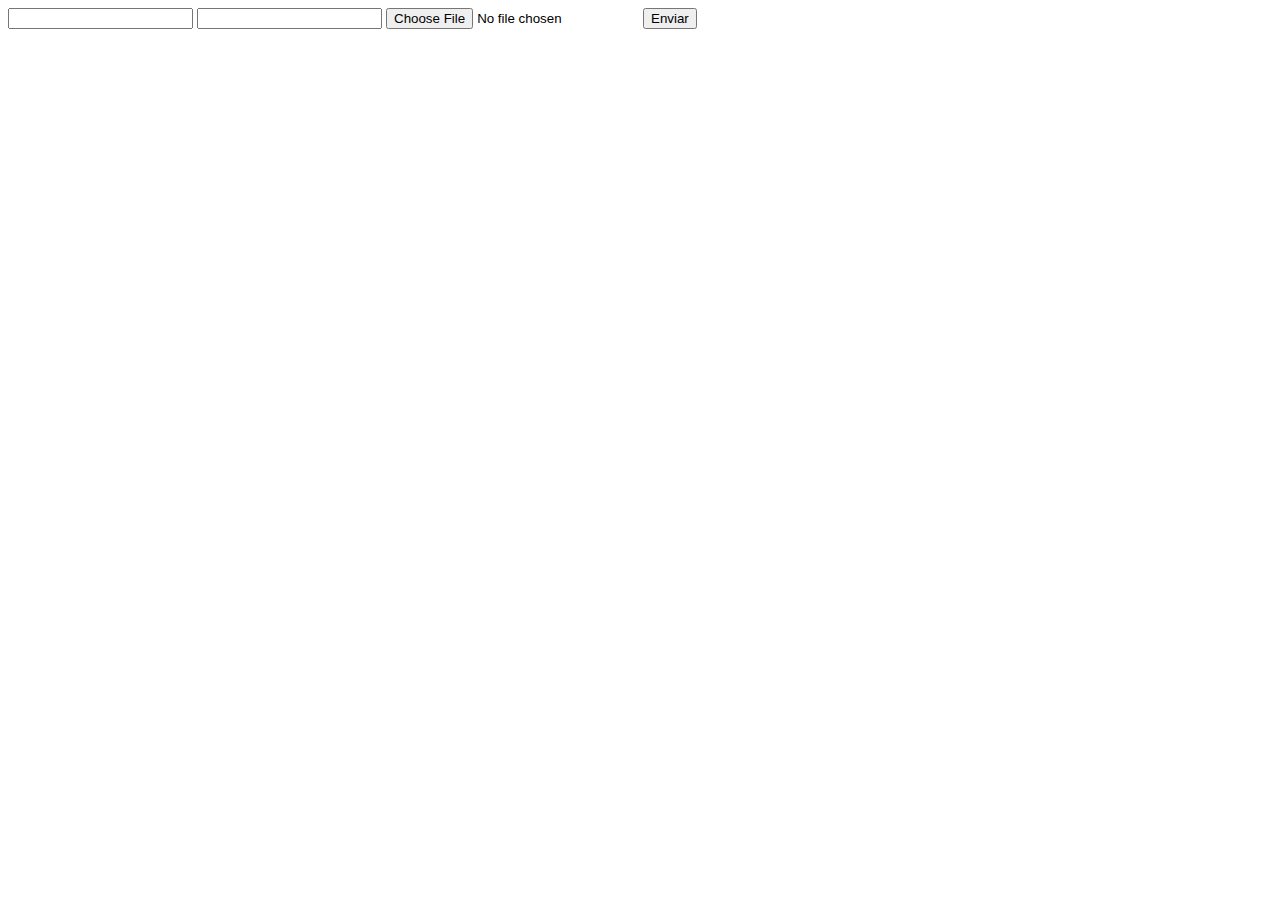
<file: DOCUMENTOS_DE_APOIO/exemplo_de_upload_de_arquivo/public/index.html>
<!DOCTYPE html>
<html lang="en">

<head>
  <meta charset="UTF-8">
  <meta http-equiv="X-UA-Compatible" content="IE=edge">
  <meta name="viewport" content="width=device-width, initial-scale=1.0">
  <title>Upload</title>
</head>

<body>

  <div>
    <input name="nome" id="nome" type="text" />
    <input name="email" id="email" type="url" />
    <input name="foto" id="foto" type="file" />
    <button onclick="enviar()">Enviar</button>
  </div>

  <div id="container"></div>
</body>

</html>

<script>
  function enviar() {
    const formData = new FormData();
    formData.append('foto', foto.files[0])
    formData.append('nome', nome.value)
    formData.append('email', email.value)

    fetch("/usuarios/cadastro", {
      method: "POST",
      body: formData
    })
      .then(res => {
        window.location = "./perfil.html"
      })
      .catch(err => {
        console.log(err);
      })
  }
</script>
</file>
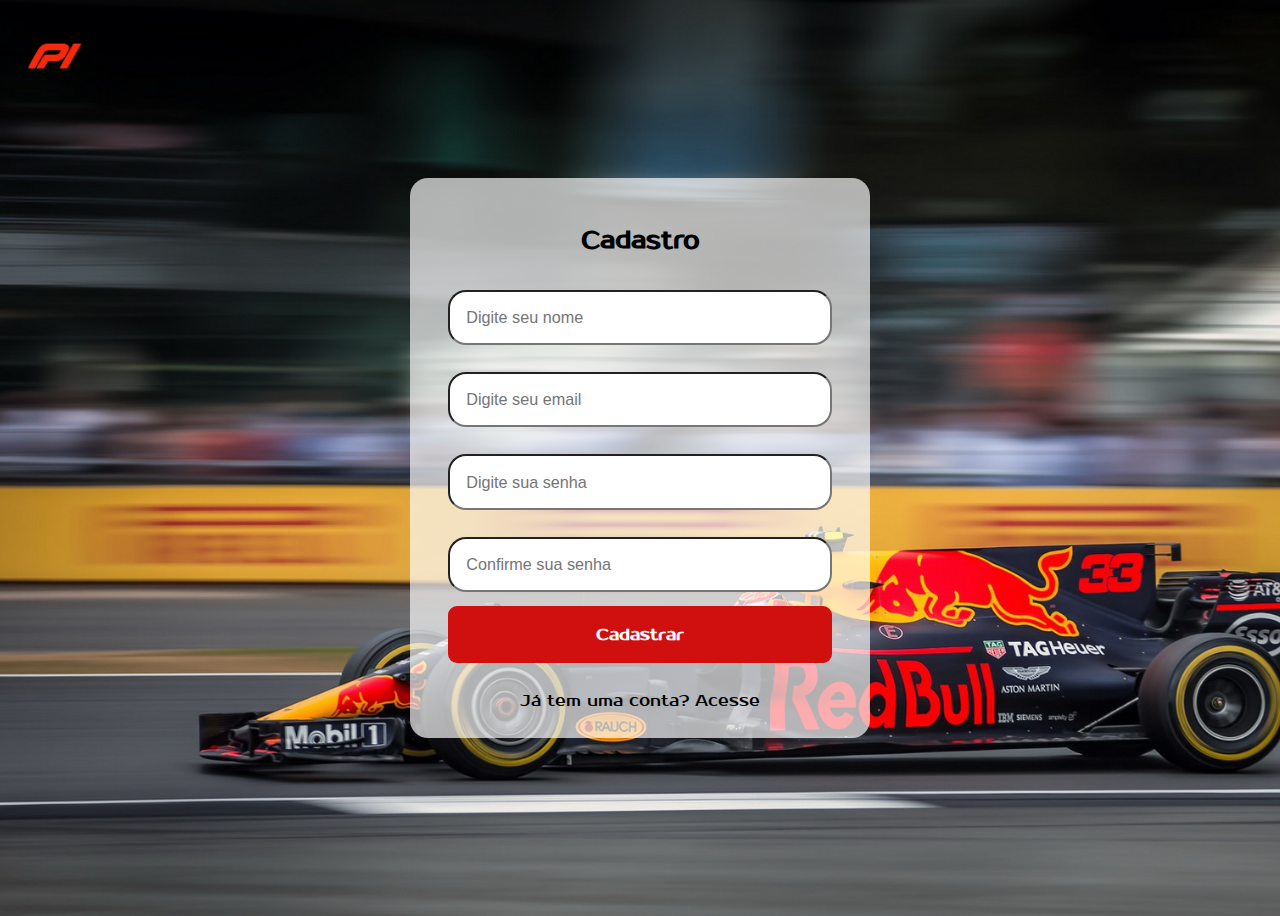
<file: cadastro.html>
<!DOCTYPE html>
<html lang="en">

<head>
    <meta charset="UTF-8">
    <meta name="viewport" content="width=device-width, initial-scale=1.0">
    <title>Pole Position</title>
    <link rel="stylesheet" href="cadastro.css">
    <link rel="login" href="login.html">
    <link rel="index" href="index.html">
    <link rel="preconnect" href="https://fonts.googleapis.com">
    <link rel="preconnect" href="https://fonts.gstatic.com" crossorigin>
    <link href="https://fonts.googleapis.com/css2?family=Prosto+One&display=swap" rel="stylesheet">
    <link rel="icon" type="image/x-icon" href="./img/logoP1.ico">
</head>

<body>
    <a class="logo" href="index.html"><img src="./img/logoP1.png"></a>
    <div class="container">
        <h2>Cadastro</h2>
        <label for="nome"></label>
        <input id="nome" type="text" placeholder="Digite seu nome">
        <label for="email"></label>
        <input id="email" type="email" placeholder="Digite seu email">
        <label for="senha"></label>
        <input id="senha" type="password" placeholder="Digite sua senha">
        <label for="confsenha"></label>
        <input id="confsenha" type="password" placeholder="Confirme sua senha">
        <button onclick="cadastrar()">Cadastrar</button>
        <a href="login.html">Já tem uma conta? Acesse</a>
    </div>

</body>

</html>
<script>
    var vt_nome = [];
    var vt_email = [];
    var vt_senha = [];
    var vt_confirma = [];
    function cadastrar() {
        if (nome.value == '' || email.value == '' || senha.value == '' || confsenha.value == '') {
            alert('Por favor preencha todos os campos')
        } 
        else {
            if (senha.value != confsenha.value) {
                alert('Os dois últimos campos precisam ser iguais')
    
            } 
            else{
            vt_nome.push(nome.value);
            vt_email.push(email.value);
            vt_senha.push(senha.value);
            vt_confirma.push(confsenha.value)
            nome.value = '';
            email.value = '';
            senha.value = '';
            confsenha.value = '';
            alert('Cadastro realizado com sucesso');
            }
        }

    }
</script>
</file>
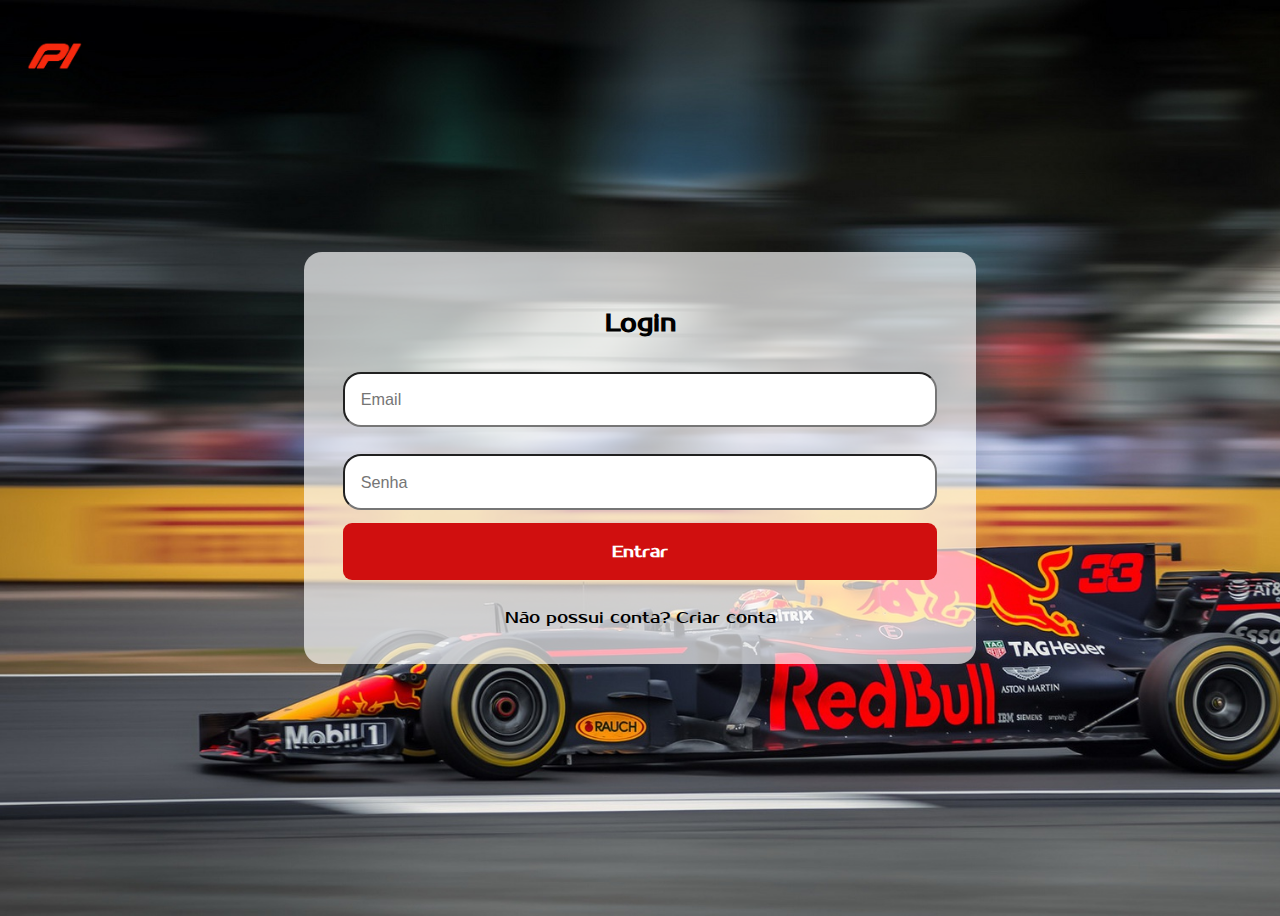
<file: login.html>
<!DOCTYPE html>
<html lang="en">

<head>
  <meta charset="UTF-8">
  <meta name="viewport" content="width=device-width, initial-scale=1.0">
  <title>Pole Position</title>
  <link rel="stylesheet" href="login.css">
  <link rel="cadastro" href="cadastro.html">
  <link rel="index" href="index.html">
  <link rel="preconnect" href="https://fonts.googleapis.com">
  <link rel="preconnect" href="https://fonts.gstatic.com" crossorigin>
  <link href="https://fonts.googleapis.com/css2?family=Prosto+One&display=swap" rel="stylesheet">
  <link rel="icon" type="image/x-icon" href="./img/logoP1.ico">
</head>

<body>
  <a class="logo" href="index.html"><img src="./img/logoP1.png"></a>
  <div class="container">
    <h2>Login</h2>
      <label for="Email"></label>
      <input id="email" type="email" placeholder="Email">
      <label for="Senha"></label>
      <input id="senha" type="password" placeholder="Senha">
      <button onclick="login()">Entrar</button>
    <a href="cadastro.html">Não possui conta? Criar conta</a>
  </div>
</body>

</html>
<script>
  var vt_email = [];
  var vt_senha = [];
  function login() {
    if (email.value == '' || senha.value == '') {
      alert('Por favor insira os dois campos')
    } else {
      vt_email.push(email.value);
      vt_senha.push(senha.value);
      email.value = '';
      senha.value = '';
    }
  }
</script>
</file>
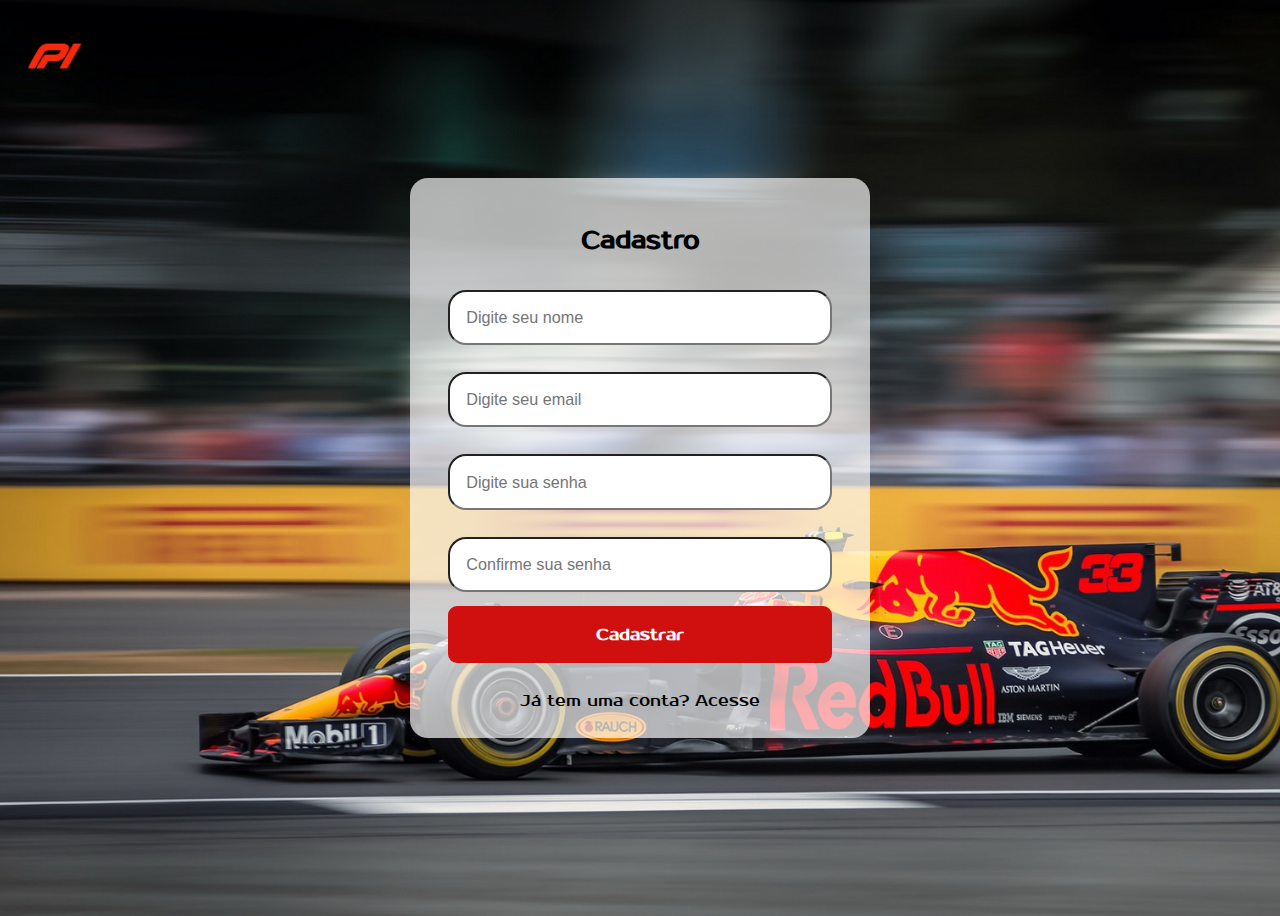
<file: public/cadastro.html>
<!DOCTYPE html>
<html lang="pt-br">

<head>
    <meta charset="UTF-8">
    <meta name="viewport" content="width=device-width, initial-scale=1.0">
    <title>Pole Position</title>
    <link rel="stylesheet" href="cadastro.css">
    <link rel="login" href="login.html">
    <link rel="index" href="index.html">
    <link rel="preconnect" href="https://fonts.googleapis.com">
    <link rel="preconnect" href="https://fonts.gstatic.com" crossorigin>
    <link href="https://fonts.googleapis.com/css2?family=Prosto+One&display=swap" rel="stylesheet">
    <link rel="icon" type="image/x-icon" href="./img/logoP1.ico">
</head>

<body>
    <a class="logo" href="index.html"><img src="./img/logoP1.png"></a>
    <div class="container">
        <h2>Cadastro</h2>
        <label for="nome"></label>
        <input id="nome" type="text" placeholder="Digite seu nome">
        <label for="email"></label>
        <input id="email" type="email" placeholder="Digite seu email">
        <label for="senha"></label>
        <input id="senha" type="password" placeholder="Digite sua senha">
        <label for="confsenha"></label>
        <input id="confsenha" type="password" placeholder="Confirme sua senha">
        <button onclick="cadastrar()">Cadastrar</button>
        <a href="login.html">Já tem uma conta? Acesse</a>
    </div>

</body>

</html>
<script>
    var vt_nome = [];
    var vt_email = [];
    var vt_senha = [];
    var vt_confirma = [];
    function cadastrar() {


        var nomeVar = nome.value;
        var emailVar = email.value;
        var senhaVar = senha.value;
        var confirmacaoSenhaVar = confsenha.value;


        if (nomeVar == "" || emailVar == "" || senhaVar == "" || confirmacaoSenhaVar == "") {
            alert
                ("Por favor preencha todos os campos");
            return
        }
        if (senhaVar != confirmacaoSenhaVar) {
            alert("Os dois últimos campos precisam ser iguais")
            return
        }

        fetch("/usuarios/cadastrar", {
            method: "POST",
            headers: {
                "Content-Type": "application/json",
            },
            body: JSON.stringify({
                nomeServer: nomeVar,
                emailServer: emailVar,
                senhaServer: senhaVar,
            }),
        })
            .then(function (resposta) {
                console.log("resposta: ", resposta);

                if (resposta.ok) {
                    vt_nome.push(nome.value);
                    vt_email.push(email.value);
                    vt_senha.push(senha.value);
                    vt_confirma.push(confsenha.value)
                    nome.value = '';
                    email.value = '';
                    senha.value = '';
                    confsenha.value = '';
                    alert
                        ("Cadastro realizado com sucesso! Realize o seu Login...");

                    window.location = "login.html";

                } else {
                    alert("Houve um erro ao tentar realizar o cadastro!");
                }
            })
            .catch(function (resposta) {
                console.log(`#ERRO: ${resposta}`);
            });

        return false;
    }
</script>
</file>
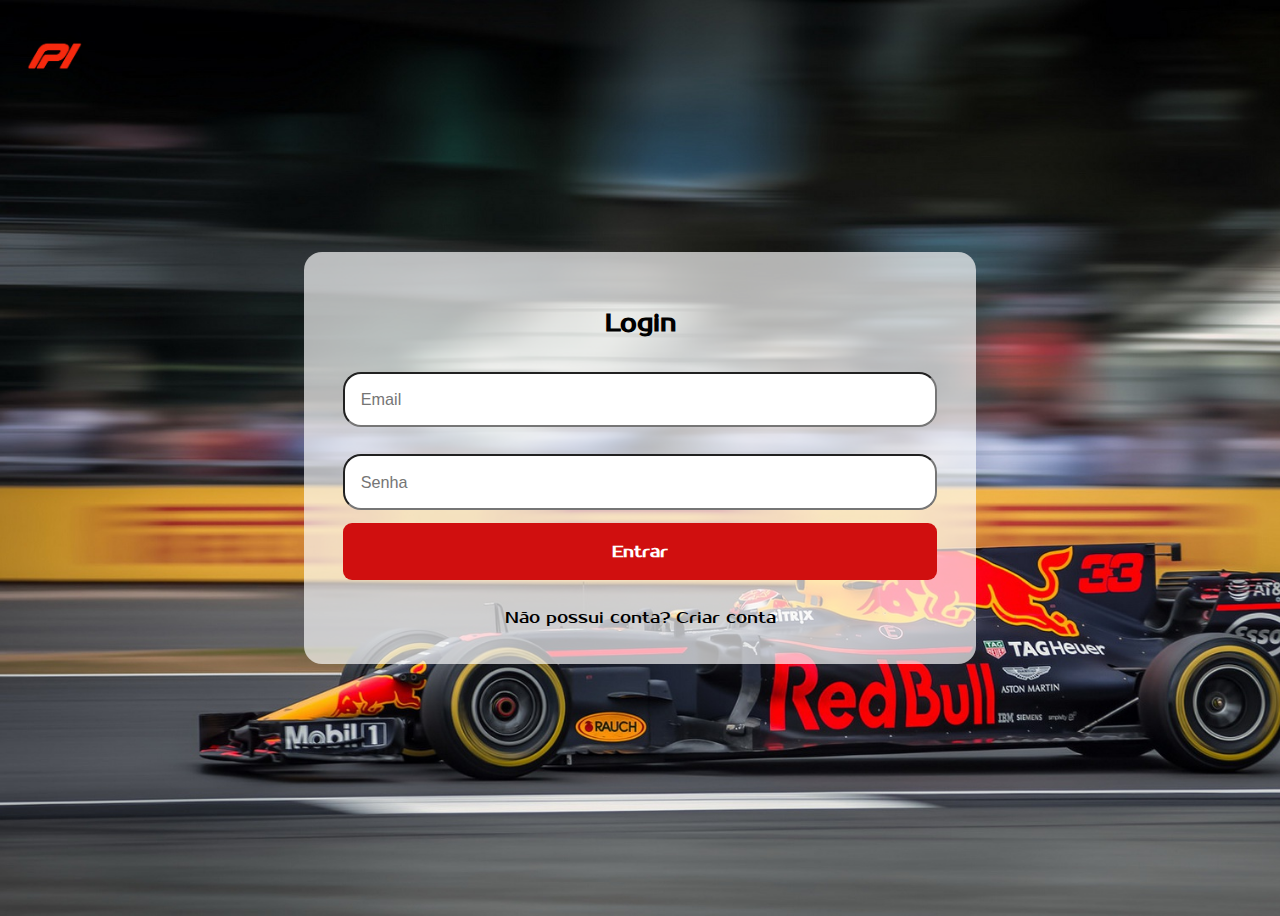
<file: public/login.html>
<!DOCTYPE html>
<html lang="pt-br">

<head>
  <meta charset="UTF-8">
  <meta name="viewport" content="width=device-width, initial-scale=1.0">
  <title>Pole Position</title>
  <link rel="stylesheet" href="login.css">
  <link rel="cadastro" href="cadastro.html">
  <link rel="index" href="index.html">
  <link rel="preconnect" href="https://fonts.googleapis.com">
  <link rel="preconnect" href="https://fonts.gstatic.com" crossorigin>
  <link href="https://fonts.googleapis.com/css2?family=Prosto+One&display=swap" rel="stylesheet">
  <link rel="icon" type="image/x-icon" href="./img/logoP1.ico">
</head>

<body>
  <a class="logo" href="index.html"><img src="./img/logoP1.png"></a>
  <div class="container">
    <h2>Login</h2>
      <label for="Email"></label>
      <input id="email" type="email" placeholder="Email">
      <label for="Senha"></label>
      <input id="senha" type="password" placeholder="Senha">
      <button onclick="login()">Entrar</button>
    <a href="cadastro.html">Não possui conta? Criar conta</a>
  </div>
</body>

</html>
<script>
  function login() {

      var emailVar = email.value;
      var senhaVar = senha.value;

      if (emailVar == "" || senhaVar == "") {
          cardErro.style.display = "block"
          mensagem_erro.innerHTML = "(Mensagem de erro para todos os campos em branco)";
          finalizarAguardar();
          return false;
      }


      console.log("FORM LOGIN: ", emailVar);
      console.log("FORM SENHA: ", senhaVar);

      fetch("/usuarios/autenticar", {
          method: "POST",
          headers: {
              "Content-Type": "application/json"
          },
          body: JSON.stringify({
              emailServer: emailVar,
              senhaServer: senhaVar
          })
      }).then(function (resposta) {
          console.log("ESTOU NO THEN DO entrar()!")

          if (resposta.ok) {
              console.log(resposta);

              resposta.json().then(json => {
                  console.log(json);
                  console.log(JSON.stringify(json));
                  sessionStorage.EMAIL_USUARIO = json.email;
                  sessionStorage.NOME_USUARIO = json.nome;
                  sessionStorage.ID_USUARIO = json.id;

                  window.location = "/votacaoP.html"
              });

          } else {
              alert("Login inválido tente novamente!")
              console.log("Houve um erro ao tentar realizar o login!");

              resposta.text().then(texto => {
                  console.error(texto);
              });
          }

      }).catch(function (erro) {
          console.log(erro);
      })

      return false;
  }
</script>
</file>
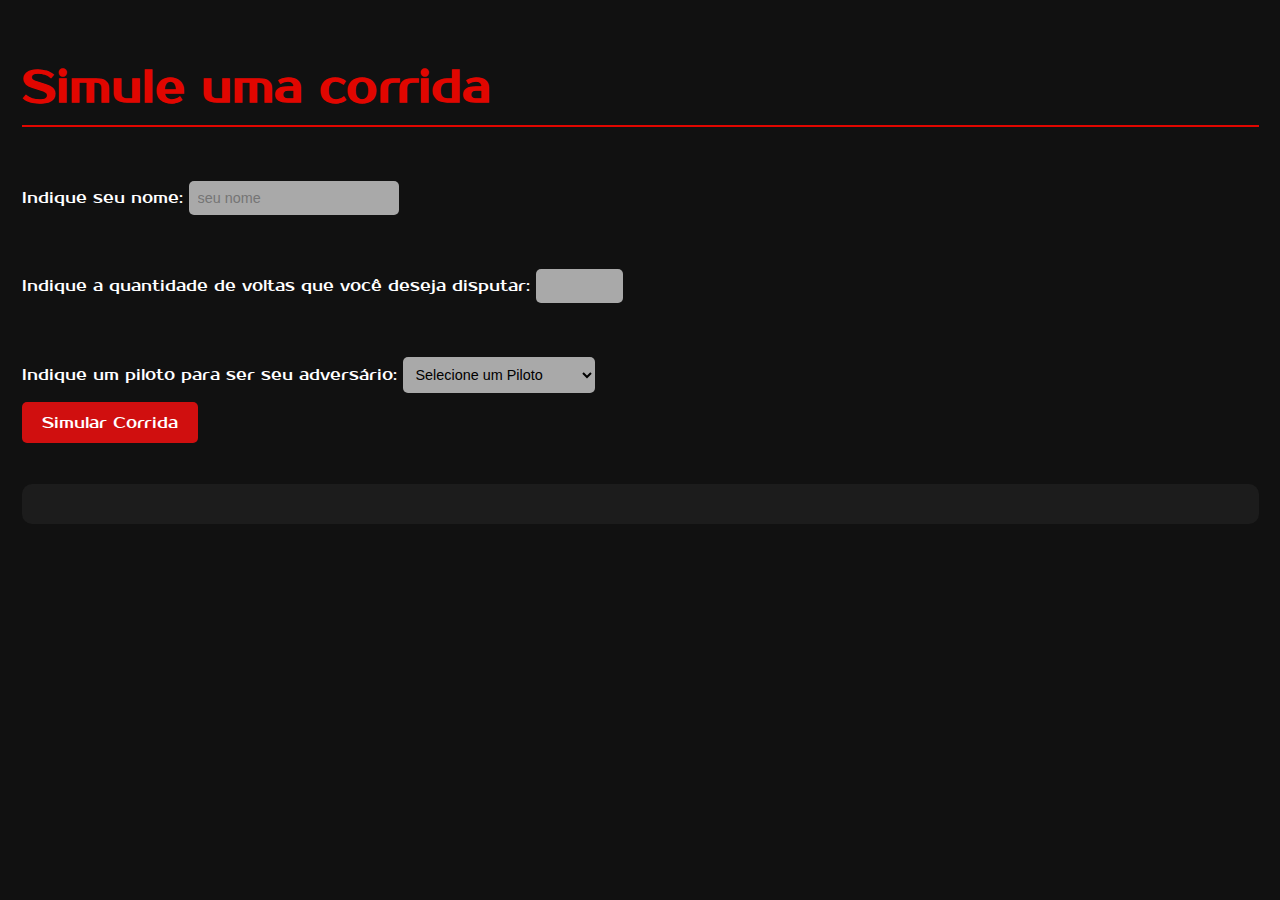
<file: public/simulacao.html>
<!DOCTYPE html>
<html lang="en">
<head>
    <meta charset="UTF-8">
    <meta name="viewport" content="width=device-width, initial-scale=1.0">
    <title>Pole Position</title>
    <link rel="stylesheet" href="simulacao.css">
    <link rel="preconnect" href="https://fonts.googleapis.com">
    <link rel="preconnect" href="https://fonts.gstatic.com" crossorigin>
    <link href="https://fonts.googleapis.com/css2?family=Prosto+One&display=swap" rel="stylesheet">
    <link rel="icon" type="image/x-icon" href="./img/logoP1.ico">
</head>
<body>
    <h2>Simule uma corrida</h2>
    Indique seu nome: <input type="text" id="ipt_nomeUsu" placeholder="seu nome"><br>
    Indique a quantidade de voltas que você deseja disputar: <input type="number" id="ipt_voltas" placeholder=""><br>
    Indique um piloto para ser seu adversário: 
    <select id="sel_piloto">
        <option value="">Selecione um Piloto</option>
        <option value="Charles LeClerc">Charles LeClerc</option>
        <option value="Gabriel Bortoleto">Gabriel Bortoleto</option>
        <option value="Lando Norris">Lando Norris</option>
        <option value="Lewis Hamilton">Lewis Hamilton</option>
        <option value="Max Verstappen">Max Verstappen</option>
        <option value="Oscar Piastri">Oscar Piastri</option>
    </select><br>
    <button onclick="simular()">Simular Corrida</button><br><br>
    <div id="txt"></div>

    <script>
        function simular() {
            txt.innerHTML = '';
            var nome = ipt_nomeUsu.value;
            var voltas = Number(ipt_voltas.value);
            var piloto = sel_piloto.value;

            if (nome == '' || voltas == '' || piloto == '') {
                alert('Por favor, preencha todos os campos e escolha um piloto');
            } else if (voltas <= 0 || voltas > 30) {
                alert('Por favor insira a quantidade de voltas entre 1 e 30');
            } else {
                var vitoriasUsuario = 0;
                var vitoriasPiloto = 0;
                var tempoTotalUsuario = 0;
                var tempoTotalPiloto = 0;
                txt.innerHTML += `<b>Corrida entre ${nome} e ${piloto}:</b><br>`;

                for (var i = 1; i <= voltas; i++) {
                    var tempoUsuario = (Math.random() * 5 + 3).toFixed(2);
                    var tempoPiloto = (Math.random() * 5 + 3).toFixed(2);

                    tempoTotalUsuario += Number(tempoUsuario);
                    tempoTotalPiloto += Number(tempoPiloto);

                    txt.innerHTML += `Volta ${i}: ${nome} fez ${tempoUsuario} min | ${piloto} fez ${tempoPiloto} min<br>`;

                    if (tempoUsuario < tempoPiloto) {
                        vitoriasUsuario++;
                    } else if (tempoPiloto < tempoUsuario) {
                        vitoriasPiloto++;
                    }
                }
                txt.innerHTML += `<br><b>Resultado de vitórias por voltas:</b><br>`;
                txt.innerHTML += `${nome} venceu ${vitoriasUsuario} volta(s).<br>`;
                txt.innerHTML += `${piloto} venceu ${vitoriasPiloto} volta(s).<br>`;
                if (tempoTotalUsuario < tempoTotalPiloto) {
                    txt.innerHTML += `<br><b>Resultado da corrida pelo tempo acumulado:</b><br>`;
                    txt.innerHTML += `Tempo total: ${nome} = ${tempoTotalUsuario.toFixed(2)} min | ${piloto} = ${tempoTotalPiloto.toFixed(2)} min<br>`;
                    txt.innerHTML += `<br><b><i>${nome} venceu dando as ${voltas} voltas em um menor tempo!</i></b>`;
                } else if (tempoTotalPiloto < tempoTotalUsuario) {
                    txt.innerHTML += `<br><b>Resultado da corrida pelo tempo acumulado:</b><br>`;
                    txt.innerHTML += `Tempo total: ${nome} = ${tempoTotalUsuario.toFixed(2)} min | ${piloto} = ${tempoTotalPiloto.toFixed(2)} min<br>`;
                    txt.innerHTML += `<br><b><i>${piloto} venceu dando as ${voltas} voltas em um menor tempo!</i></b>`;
                } else {
                    txt.innerHTML += `<br><b>Resultado da corrida pelo tempo acumulado:</b><br>`;
                    txt.innerHTML += `Ambos terminaram com o mesmo tempo total de ${tempoTotalUsuario.toFixed(2)} min!<br>`;
                    txt.innerHTML += `<br><b><i>Empate técnico!</i></b>`;
                }
                ipt_nomeUsu.value = '';
                ipt_voltas.value = '';
                sel_piloto.value = '';
            }
        }
    </script>
</body>
</html>
</file>
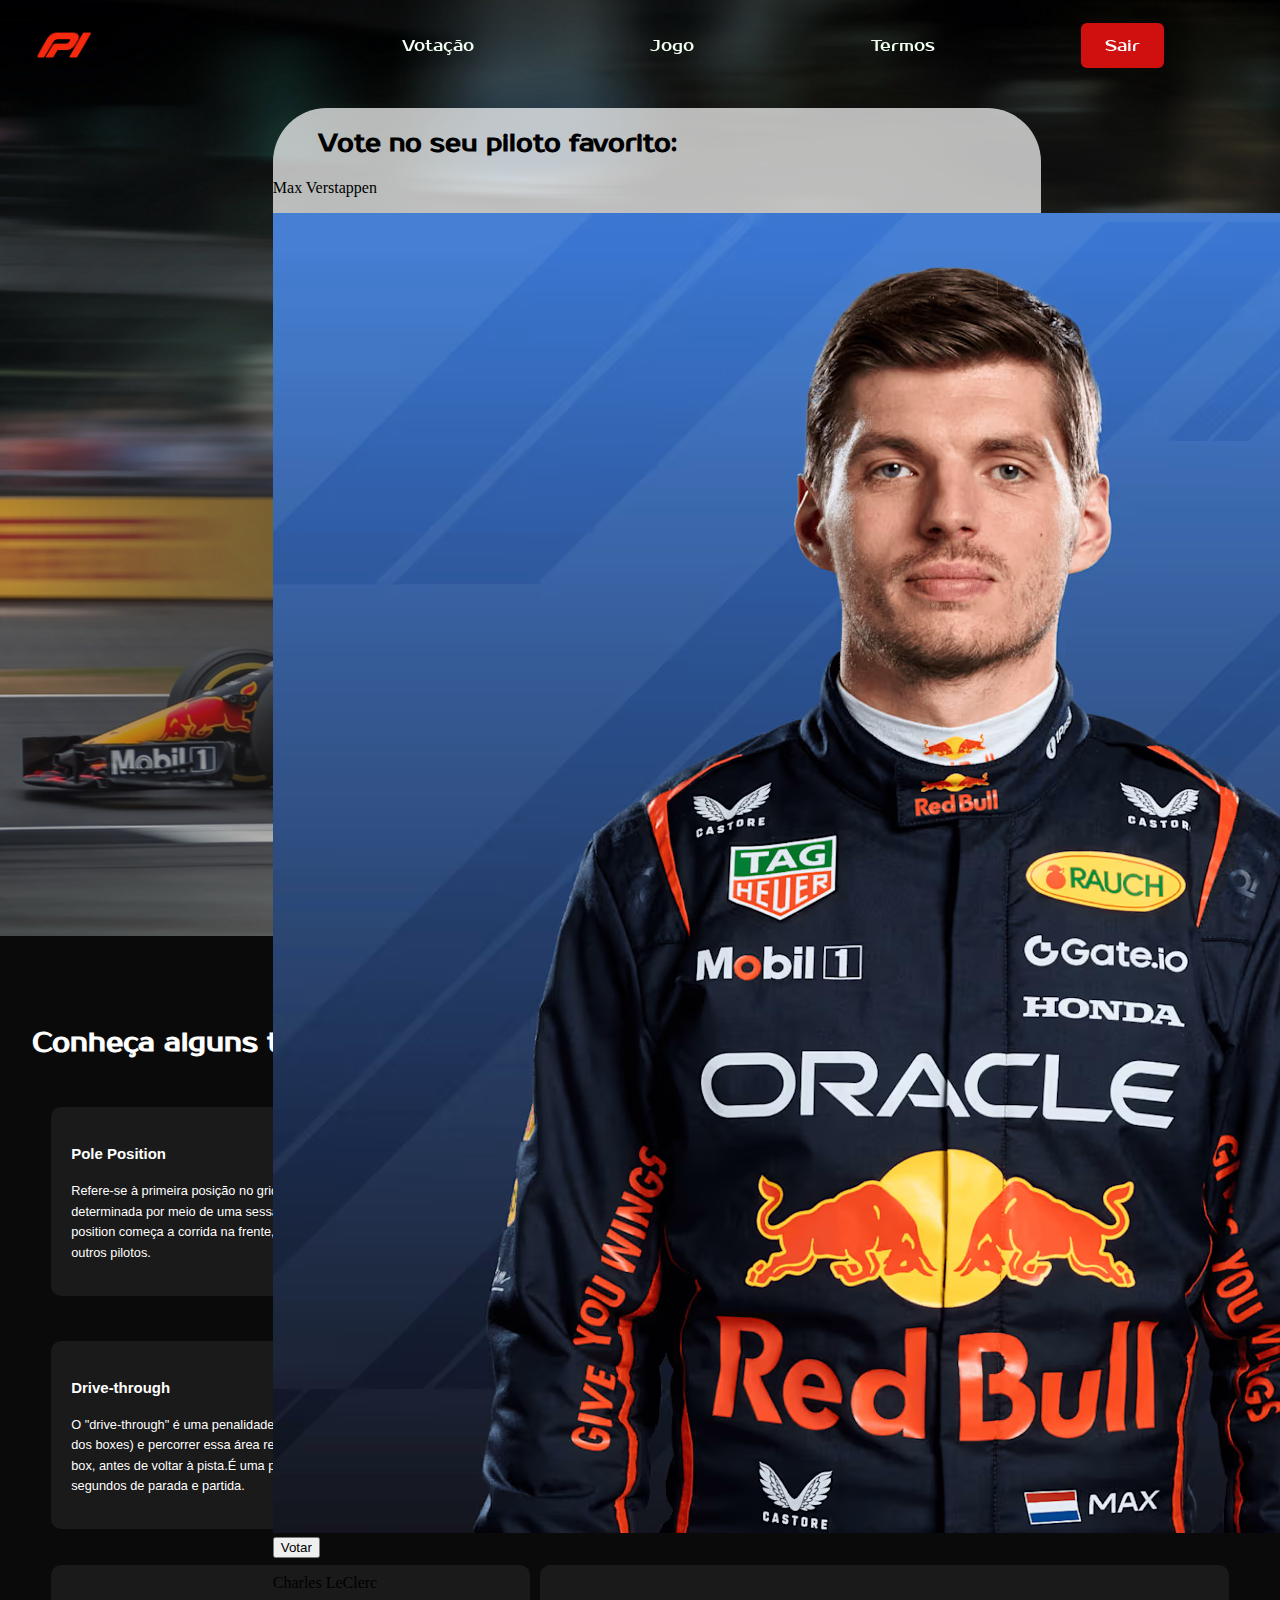
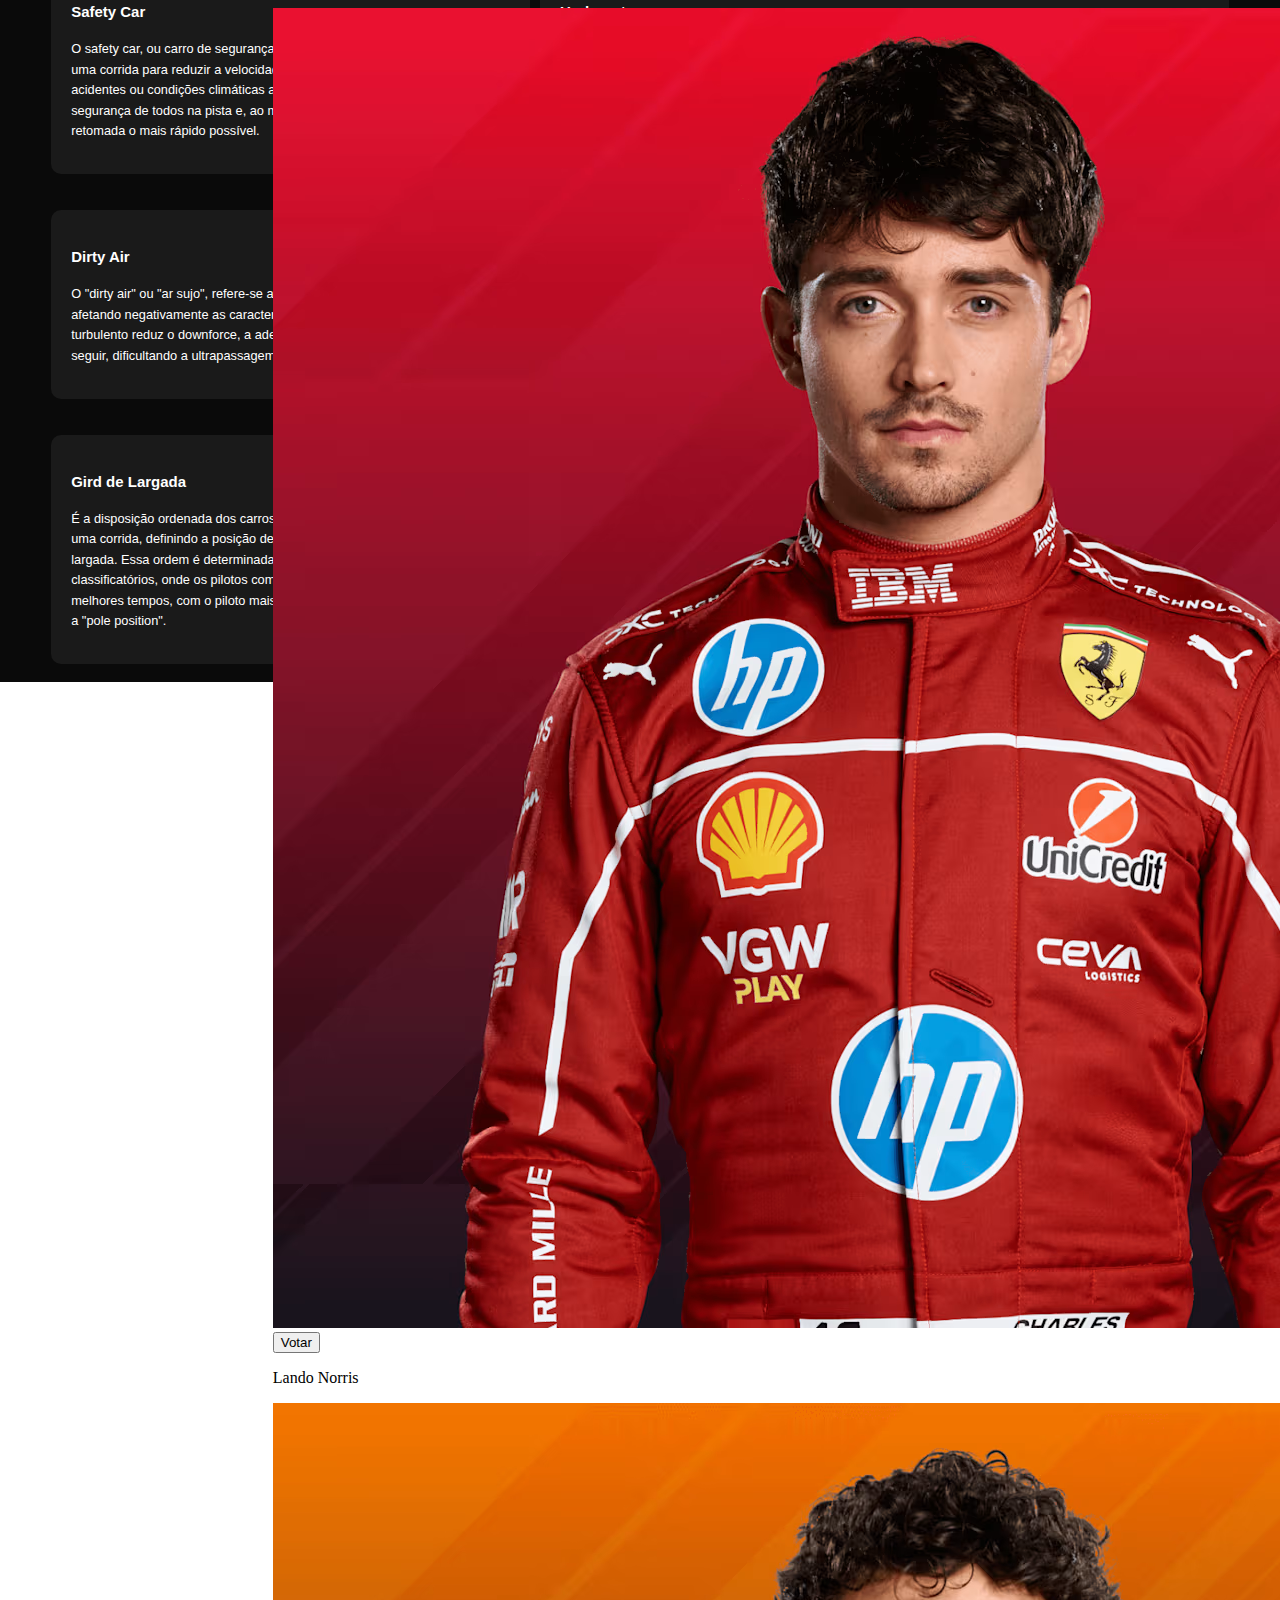
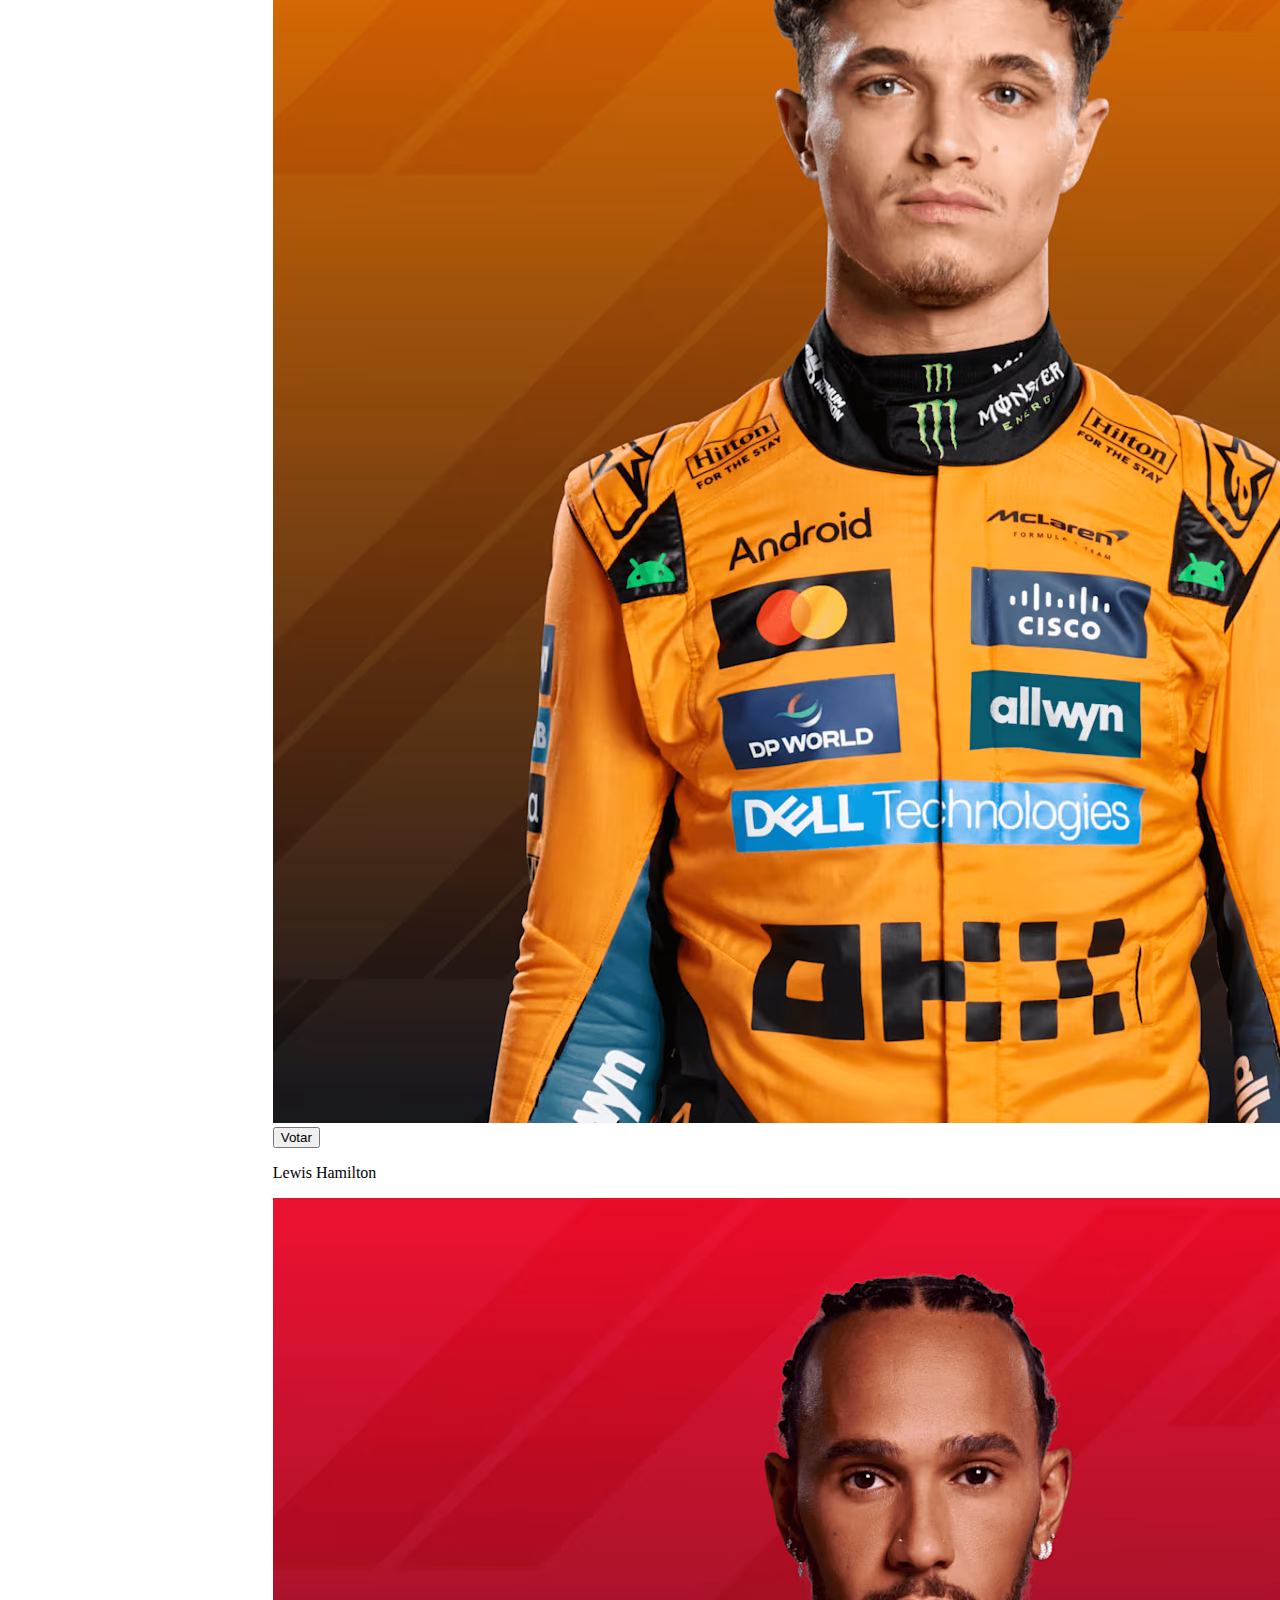
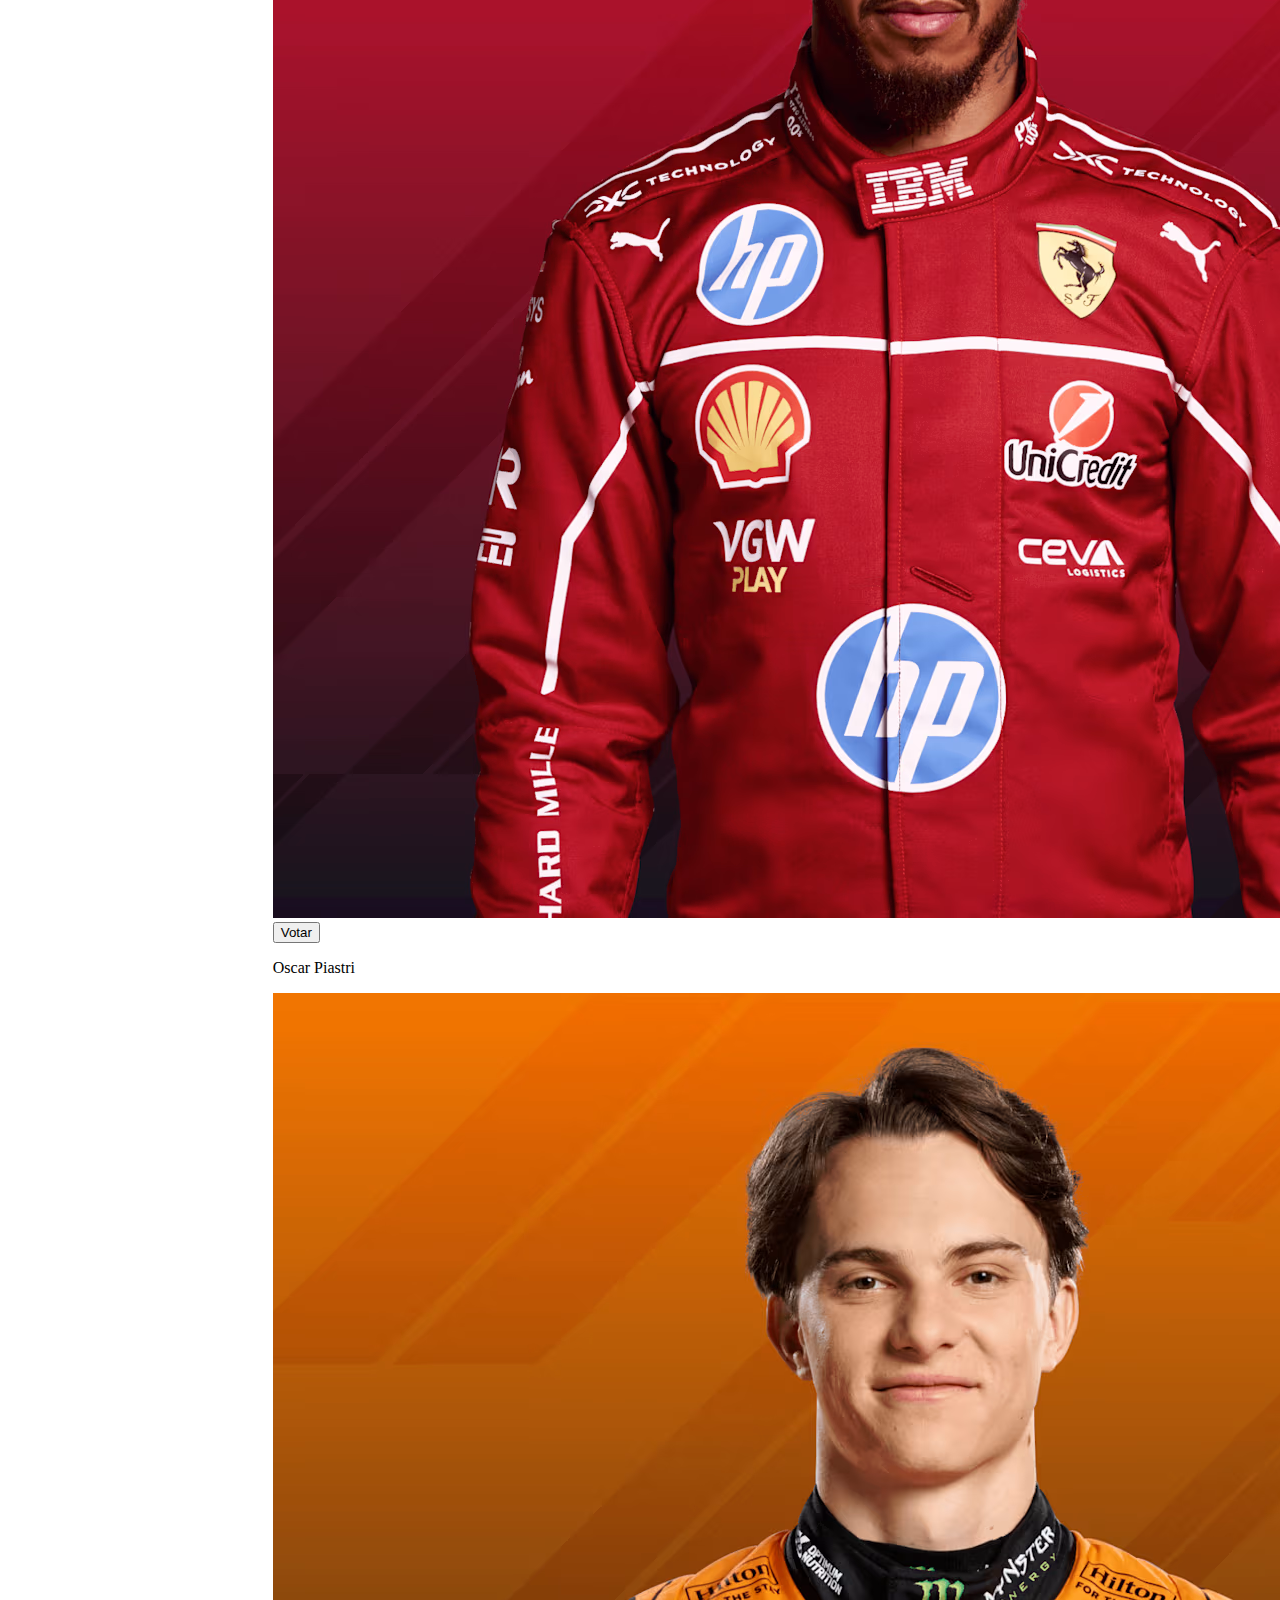
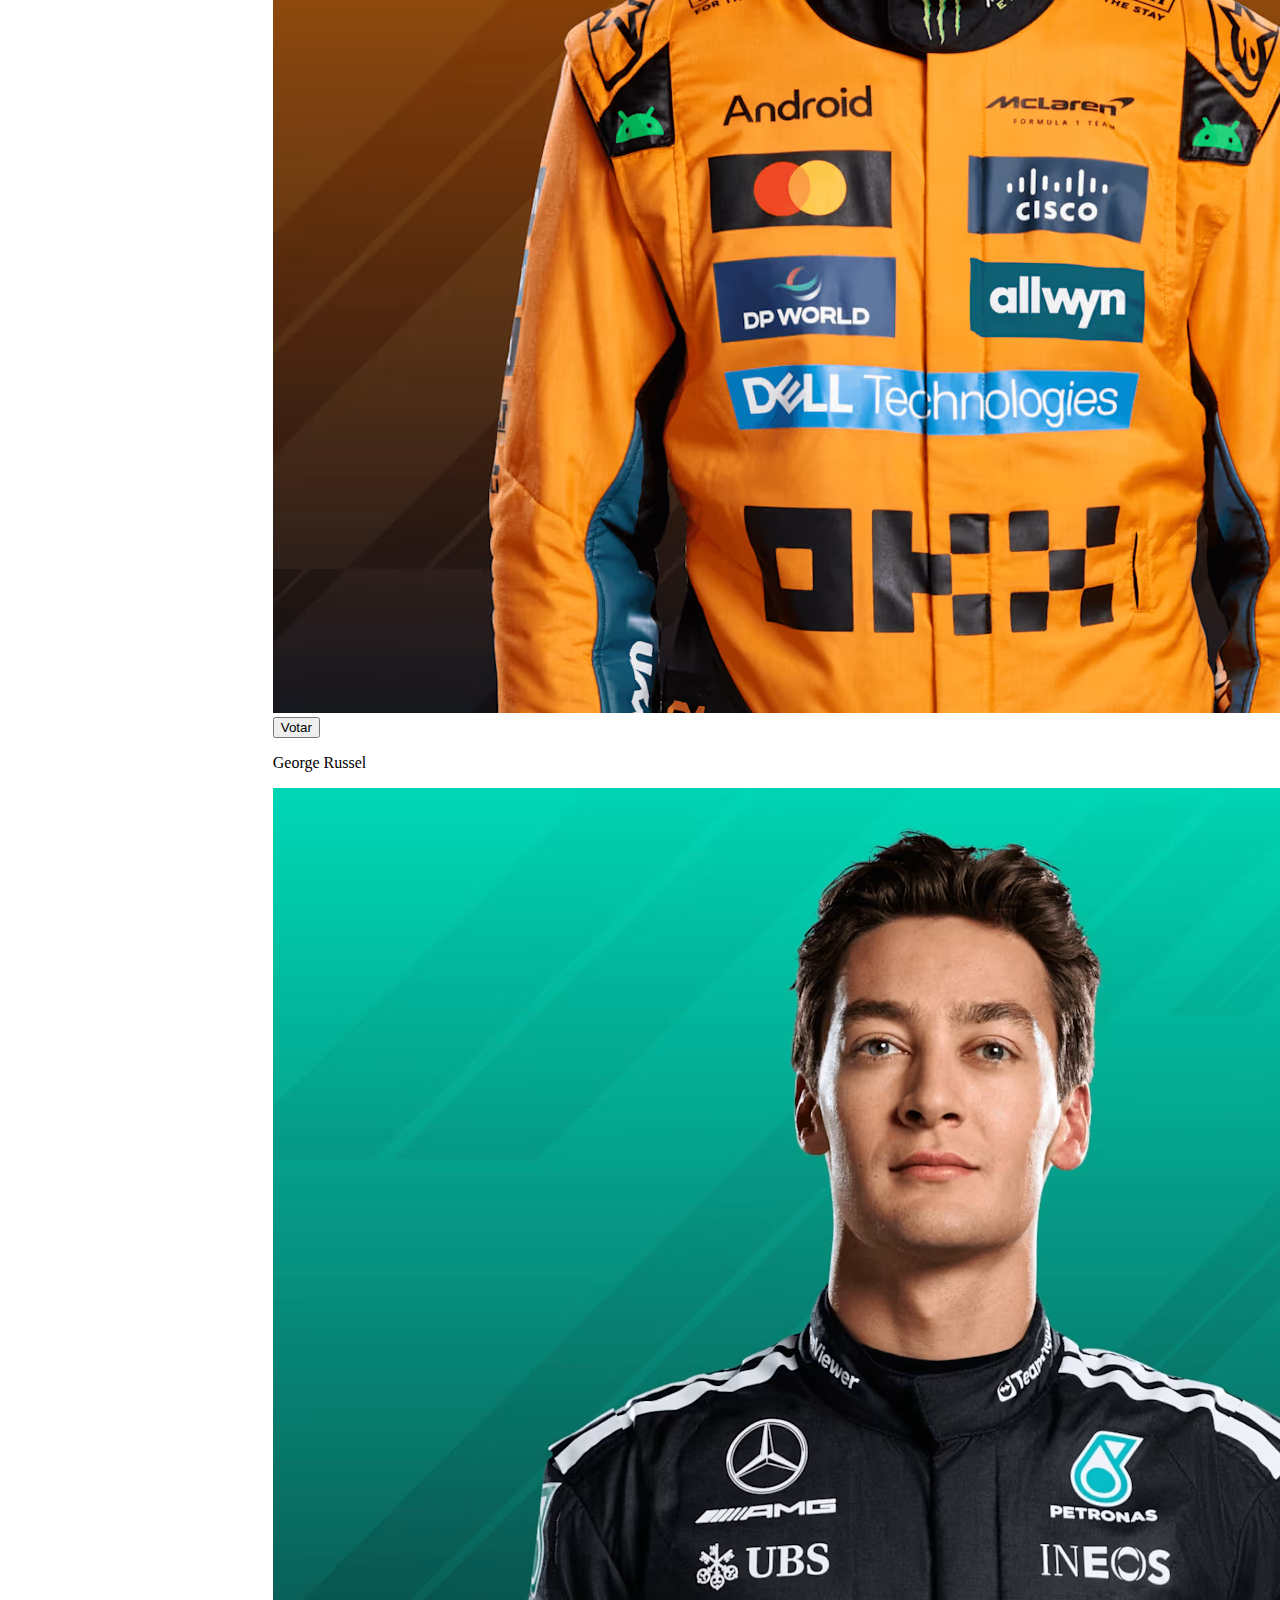
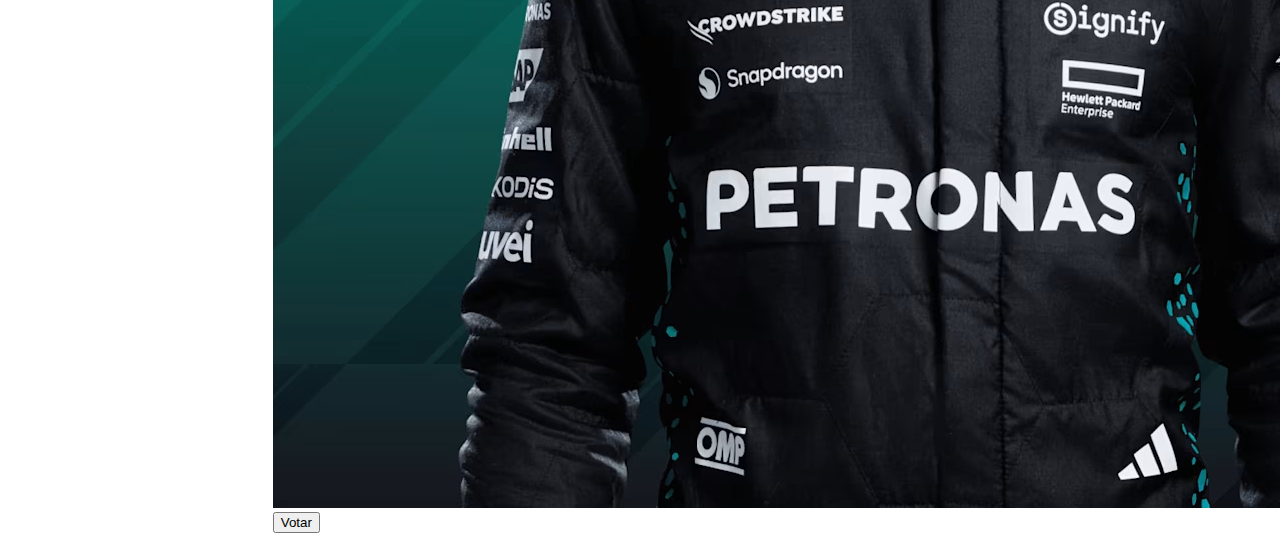
<file: public/votacao.html>
<!DOCTYPE html>
<html lang="pt-br">

<head>
    <meta charset="UTF-8">
    <meta name="viewport" content="width=device-width, initial-scale=1.0">
    <title>Pole Position</title>
    <link rel="stylesheet" href="votacao.css">
    <link rel="inicio" href="index.html">
    <link rel="preconnect" href="https://fonts.googleapis.com">
    <link rel="preconnect" href="https://fonts.gstatic.com" crossorigin>
    <link href="https://fonts.googleapis.com/css2?family=Prosto+One&display=swap" rel="stylesheet">
    <link rel="icon" type="image/x-icon" href="./img/logoP1.ico">
</head>

<body>
    <header>
        <div class="logo"><img src="./img/logoP1.png" alt="Logo Pole Position" id="logoIcon"></div>
        <nav>
            <a href="#votacao">Votação</a>
            <a href="#Jogo">Jogo</a>
            <a href="#termos">Termos</a>
            <a id="sair" href="index.html">Sair</a>
        </nav>
    </header>
    <section id="votacao">
        <div class="container-votacao">
            <h2>Vote no seu piloto favorito:</h2>
            <div class="linha">
                <div class="card-piloto">
                    <p>Max Verstappen</p>
                    <img src="./img/verstappen.avif" alt="Max Verstappen">
                    <button onclick="max()">Votar</button>
                </div>
                <div class="card-piloto">
                    <p>Charles LeClerc</p>
                    <img src="./img/leclerc.avif" alt="Charles LeClerc">
                    <button onclick="leclerc()">Votar</button>
                </div>
                <div class="card-piloto">
                    <p>Lando Norris</p>
                    <img src="./img/norris.avif" alt="Lando Norris">
                    <button onclick="norris()">Votar</button>
                </div>
            </div>

            <div class="linha">
                <div class="card-piloto">
                    <p>Lewis Hamilton</p>
                    <img src="./img/hamilton.avif" alt="Lewis Hamilton">
                    <button onclick="lewis()">Votar</button>
                </div>
                <div class="card-piloto">
                    <p>Oscar Piastri</p>
                    <img src="./img/piastri.avif" alt="Oscar Piastri">
                    <button onclick="piastri()">Votar</button>
                </div>
                <div class="card-piloto">
                    <p>George Russel</p>
                    <img src="./img/russell.avif" alt="George Russel">
                    <button onclick="russel()">Votar</button>
                </div>
            </div>
        </div>
    </section>

    <section id="termos">
        <h2 id="h2termos">Conheça alguns termos utilizados na Fórmula 1:</h2>
        <div class="container-termos">
            <div class="texto-termos">
                <h3>Pole Position</h3>
                <p>Refere-se à primeira posição no grid de largada de uma corrida, geralmente determinada por meio de
                    uma sessão de classificação. O piloto que conquista a pole position começa a corrida na frente, com
                    a
                    vantagem de largar à frente de todos os outros pilotos. </p>
            </div>

            <div class="texto-termos">
                <h3>Pit Stop</h3>
                <p>Parada que um carro faz nas boxes de uma corrida de automóveis para reabastecer, trocar pneus, fazer
                    reparos, ou qualquer combinação destes. É uma pausa estratégica onde as equipas de mecânicos
                    trabalham com grande velocidade e precisão para minimizar o tempo que o carro passa parado. </p>
            </div>
        </div>

        <div class="container-termos2">
            <div class="texto-termos">
                <h3>Drive-through</h3>
                <p>O "drive-through" é uma penalidade que obriga o piloto a entrar no pit lane (a área dos boxes) e
                    percorrer essa área respeitando o limite de velocidade, sem parar no box, antes de voltar à pista.É
                    uma punição mais severa do que a penalidade de 10 segundos de parada e partida.</p>
            </div>
            <div class="texto-termos">
                <h3>Overcut</h3>
                <p>Ocorre quando um piloto permanece na pista mais tempo do que um concorrente, que entra nos boxes mais
                    cedo. Em vez de o piloto que está a seguir fazer o pit stop mais cedo para aproveitar a saída mais
                    rápida (undercut), o overcut envolve o piloto a seguir manter-se na pista mais tempo para, após o
                    pit stop, ultrapassar o piloto que já fez o pit stop.</p>
            </div>
        </div>

        <div class="container-termos3">
            <div class="texto-termos">
                <h3>Safety Car</h3>
                <p>O safety car, ou carro de segurança, é um veículo que entra na pista durante uma corrida para reduzir
                    a velocidade dos carros em situação de risco, como acidentes ou condições climáticas adversas. Ele
                    serve para garantir a segurança de todos na pista e, ao mesmo tempo, permite que a corrida seja
                    retomada o mais rápido possível. </p>
            </div>
            <div class="texto-termos">
                <h3>Undercut</h3>
                <p>Estratégia de corrida que consiste em um piloto fazer um pit stop antes de um adversário que está à
                    frente, aproveitando a vantagem de pneus novos para ganhar tempo e, potencialmente, ultrapassá-lo
                    quando ele também fizer o pit stop. A ideia é que o piloto que parar primeiro, com pneus novos,
                    consiga um ritmo mais rápido na pista do que o adversário que está com pneus desgastados,
                    conseguindo assim tirar a diferença que estava entre os dois e, se o tempo for suficiente,
                    ultrapassá-lo. </p>
            </div>
        </div>

        <div class="container-termos4">
            <div class="texto-termos">
                <h3>Dirty Air</h3>
                <p>O "dirty air" ou "ar sujo", refere-se ao fluxo de ar turbulento que um carro gera ao passar, afetando
                    negativamente as características aerodinâmicas do carro que o segue. Este ar turbulento reduz o
                    downforce, a aderência e a capacidade de controle do carro que está a seguir, dificultando a
                    ultrapassagem e a manutenção da velocidade. </p>
            </div>
            <div class="texto-termos">
                <h3>DRS - Sistema de Redução de Arrasto</h3>
                <p>Original do inglês, DRS - (Drag Reduction System) traduzido para Sistema de Redução de Arrasto é um
                    dispositivo na Fórmula 1 que permite aos pilotos reduzir o arrasto aerodinâmico do carro, aumentando
                    assim a velocidade máxima em determinadas zonas da pista. Essa redução de arrasto é obtida abrindo
                    uma aba móvel na asa traseira, o que facilita as ultrapassagens. </p>
            </div>
        </div>

        <div class="container-termos5">
            <div class="texto-termos">
                <h3>Gird de Largada</h3>
                <p>É a disposição ordenada dos carros antes do início de uma corrida, definindo a posição de cada piloto
                    na largada. Essa ordem é determinada durante os treinos classificatórios, onde os pilotos competem
                    por melhores tempos, com o piloto mais rápido ocupando a "pole position".</p>
            </div>
            <div class="texto-termos">
                <h3>Paddock</h3>
                <p>É a área de trabalho das equipas de corrida, localizada atrás dos boxes. É um espaço reservado para a
                    equipa, patrocinadores, imprensa e pessoal da F1 e da FIA, com acesso limitado. Além disso, o termo
                    "Paddock Club" refere-se a um serviço de hospitalidade VIP que oferece experiências exclusivas, como
                    jantares luxuosos e vistas privilegiadas da pista.</p>
            </div>
            <div class="texto-termos">
                <h3>Downforce</h3>
                <p>Downforce, em português "força descendente", é a força aerodinâmica que empurra um veículo para
                    baixo, contra o solo. Essa força aumenta a aderência dos pneus, permitindo que o veículo faça curvas
                    mais rapidamente e com mais segurança, especialmente em altas velocidades.</p>
            </div>
        </div>
    </section>
</body>

</html>
<script>
    function max() {
  var fkPilotoVar = 1
  var fkUsuarioVar = sessionStorage.getItem("ID_USUARIO"); 
  console.log("Usuário votando: ", fkUsuarioVar);


  fetch("/usuarios/max", {
    method: "POST",
    headers: {
      "Content-Type": "application/json",
    },
    body: JSON.stringify({
      
      
      fkUsuarioServer: fkUsuarioVar,
      fkPilotoServer: fkPilotoVar,
    }),
  })
    .then(function (resposta) {
      console.log("resposta: ", resposta);

      if (resposta.ok) {

        alert 
      ("Voto cadastrado com sucesso!");

          window.location = "index.html";
       
      } else {
        alert ("Houve um erro ao tentar votar!");
      }
    })
    .catch(function (resposta) {
      console.log(`#ERRO: ${resposta}`);
    });

  return false;
}
    function leclerc() {
  var fkPilotoVar = 2
  var fkUsuarioVar = sessionStorage.getItem("ID_USUARIO"); 
  console.log("Usuário votando: ", fkUsuarioVar);


  fetch("/usuarios/leclerc", {
    method: "POST",
    headers: {
      "Content-Type": "application/json",
    },
    body: JSON.stringify({
      
      
      fkUsuarioServer: fkUsuarioVar,
      fkPilotoServer: fkPilotoVar,
    }),
  })
    .then(function (resposta) {
      console.log("resposta: ", resposta);

      if (resposta.ok) {

        alert 
      ("Voto cadastrado com sucesso!");

          window.location = "index.html";
       
      } else {
        alert ("Houve um erro ao tentar votar!");
      }
    })
    .catch(function (resposta) {
      console.log(`#ERRO: ${resposta}`);
    });

  return false;
}
    function norris() {
  var fkPilotoVar = 3
  var fkUsuarioVar = sessionStorage.getItem("ID_USUARIO"); 
  console.log("Usuário votando: ", fkUsuarioVar);


  fetch("/usuarios/norris", {
    method: "POST",
    headers: {
      "Content-Type": "application/json",
    },
    body: JSON.stringify({
      
      
      fkUsuarioServer: fkUsuarioVar,
      fkPilotoServer: fkPilotoVar,
    }),
  })
    .then(function (resposta) {
      console.log("resposta: ", resposta);

      if (resposta.ok) {

        alert 
      ("Voto cadastrado com sucesso!");

          window.location = "index.html";
       
      } else {
        alert ("Houve um erro ao tentar votar!");
      }
    })
    .catch(function (resposta) {
      console.log(`#ERRO: ${resposta}`);
    });

  return false;
}
    function lewis() {
  var fkPilotoVar = 4
  var fkUsuarioVar = sessionStorage.getItem("ID_USUARIO"); 
  console.log("Usuário votando: ", fkUsuarioVar);


  fetch("/usuarios/lewis", {
    method: "POST",
    headers: {
      "Content-Type": "application/json",
    },
    body: JSON.stringify({
      
      
      fkUsuarioServer: fkUsuarioVar,
      fkPilotoServer: fkPilotoVar,
    }),
  })
    .then(function (resposta) {
      console.log("resposta: ", resposta);

      if (resposta.ok) {

        alert 
      ("Voto cadastrado com sucesso!");

          window.location = "index.html";
       
      } else {
        alert ("Houve um erro ao tentar votar!");
      }
    })
    .catch(function (resposta) {
      console.log(`#ERRO: ${resposta}`);
    });

  return false;
}
    function piastri() {
  var fkPilotoVar = 5
  var fkUsuarioVar = sessionStorage.getItem("ID_USUARIO"); 
  console.log("Usuário votando: ", fkUsuarioVar);


  fetch("/usuarios/piastri", {
    method: "POST",
    headers: {
      "Content-Type": "application/json",
    },
    body: JSON.stringify({
      
      
      fkUsuarioServer: fkUsuarioVar,
      fkPilotoServer: fkPilotoVar,
    }),
  })
    .then(function (resposta) {
      console.log("resposta: ", resposta);

      if (resposta.ok) {

        alert 
      ("Voto cadastrado com sucesso!");

          window.location = "index.html";
       
      } else {
        alert ("Houve um erro ao tentar votar!");
      }
    })
    .catch(function (resposta) {
      console.log(`#ERRO: ${resposta}`);
    });

  return false;
}
    function russel() {
  var fkPilotoVar = 6
  var fkUsuarioVar = sessionStorage.getItem("ID_USUARIO"); 
  console.log("Usuário votando: ", fkUsuarioVar);


  fetch("/usuarios/piastri", {
    method: "POST",
    headers: {
      "Content-Type": "application/json",
    },
    body: JSON.stringify({
      
      
      fkUsuarioServer: fkUsuarioVar,
      fkPilotoServer: fkPilotoVar,
    }),
  })
    .then(function (resposta) {
      console.log("resposta: ", resposta);

      if (resposta.ok) {

        alert 
      ("Voto cadastrado com sucesso!");

          window.location = "index.html";
       
      } else {
        alert ("Houve um erro ao tentar votar!");
      }
    })
    .catch(function (resposta) {
      console.log(`#ERRO: ${resposta}`);
    });

  return false;
}
</script>
</file>
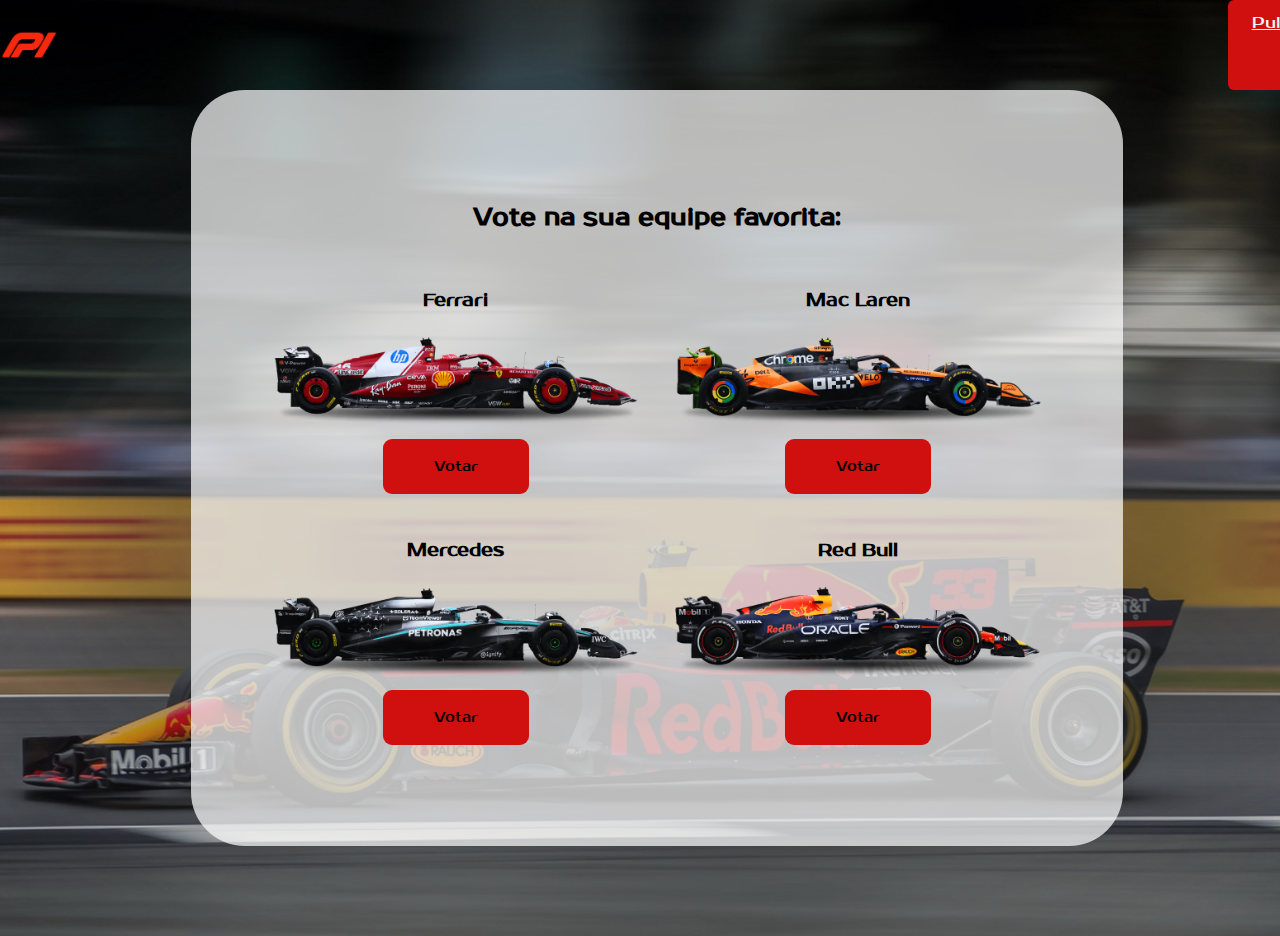
<file: public/votacaoE.html>
<!DOCTYPE html>
<html lang="pt-br">
<head>
    <meta charset="UTF-8">
    <meta name="viewport" content="width=device-width, initial-scale=1.0">
    <title>Pole Position</title>
    <link rel="stylesheet" href="votacaoE.css">
    <link rel="inicio" href="dashboard.html">
    <link rel="preconnect" href="https://fonts.googleapis.com">
    <link rel="preconnect" href="https://fonts.gstatic.com" crossorigin>
    <link href="https://fonts.googleapis.com/css2?family=Prosto+One&display=swap" rel="stylesheet">
    <link rel="icon" type="image/x-icon" href="./img/logoP1.ico">
</head>
<body>
        <header>
        <div class="logo"><img src="./img/logoP1.png" alt="Logo Pole Position" id="logoIcon"></div>
          <a id="pular" href="dashboard.html">Pular</a>
    </header>
    <section id="votacao">
        <div class="container-votacao">
            <h2>Vote na sua equipe favorita:</h2>
            <div class="linha">
                <div class="card-equipe">
                    <p>Ferrari</p>
                    <img src="./img/ferrari.avif" alt="Ferrari">
                    <button onclick="ferrari()">Votar</button>
                </div>
                <div class="card-equipe">
                    <p>Mac Laren</p>
                    <img src="./img/mclaren.avif" alt="Mac Laren">
                    <button onclick="maclaren()">Votar</button>
                </div>
            </div>

            <div class="linha">
                <div class="card-equipe">
                    <p>Mercedes</p>
                    <img src="./img/mercedes.avif" alt="Mercedes">
                    <button onclick="mercedes()">Votar</button>
                </div>
                <div class="card-equipe">
                    <p>Red Bull</p>
                    <img src="./img/red-bull-racing (1).avif" alt="Red Bull Racing">
                    <button onclick="redbull()">Votar</button>
                </div>
            </div>
        </div>
    </section>
</body>
</html>
<script>
function ferrari() {
  var fkEquipeVar = 1
  var fkUsuarioVar = sessionStorage.getItem("ID_USUARIO"); 
  console.log("Usuário votando: ", fkUsuarioVar);


  fetch("/usuarios/ferrari", {
    method: "POST",
    headers: {
      "Content-Type": "application/json",
    },
    body: JSON.stringify({
      
      
      fkUsuarioServer: fkUsuarioVar,
      fkEquipeServer: fkEquipeVar,
    }),
  })
    .then(function (resposta) {
      console.log("resposta: ", resposta);

      if (resposta.ok) {

        alert 
      ("Voto cadastrado com sucesso!");

          window.location = "dashboard.html";
       
      } else {
        alert ("Houve um erro ao tentar votar!");
      }
    })
    .catch(function (resposta) {
      console.log(`#ERRO: ${resposta}`);
    });

  return false;
}

function maclaren() {
  var fkEquipeVar = 2
  var fkUsuarioVar = sessionStorage.getItem("ID_USUARIO"); 
  console.log("Usuário votando: ", fkUsuarioVar);


  fetch("/usuarios/maclaren", {
    method: "POST",
    headers: {
      "Content-Type": "application/json",
    },
    body: JSON.stringify({
      
      
      fkUsuarioServer: fkUsuarioVar,
      fkEquipeServer: fkEquipeVar,
    }),
  })
    .then(function (resposta) {
      console.log("resposta: ", resposta);

      if (resposta.ok) {

        alert 
      ("Voto cadastrado com sucesso!");

          window.location = "dashboard.html";
       
      } else {
        alert ("Houve um erro ao tentar votar!");
      }
    })
    .catch(function (resposta) {
      console.log(`#ERRO: ${resposta}`);
    });

  return false;
}

function mercedes() {
  var fkEquipeVar = 4
  var fkUsuarioVar = sessionStorage.getItem("ID_USUARIO"); 
  console.log("Usuário votando: ", fkUsuarioVar);


  fetch("/usuarios/mercedes", {
    method: "POST",
    headers: {
      "Content-Type": "application/json",
    },
    body: JSON.stringify({
      
      
      fkUsuarioServer: fkUsuarioVar,
      fkEquipeServer: fkEquipeVar,
    }),
  })
    .then(function (resposta) {
      console.log("resposta: ", resposta);

      if (resposta.ok) {

        alert 
      ("Voto cadastrado com sucesso!");

          window.location = "dashboard.html";
       
      } else {
        alert ("Houve um erro ao tentar votar!");
      }
    })
    .catch(function (resposta) {
      console.log(`#ERRO: ${resposta}`);
    });

  return false;
}

function redbull() {
  var fkEquipeVar = 3
  var fkUsuarioVar = sessionStorage.getItem("ID_USUARIO"); 
  console.log("Usuário votando: ", fkUsuarioVar);


  fetch("/usuarios/redbull", {
    method: "POST",
    headers: {
      "Content-Type": "application/json",
    },
    body: JSON.stringify({
      
      
      fkUsuarioServer: fkUsuarioVar,
      fkEquipeServer: fkEquipeVar,
    }),
  })
    .then(function (resposta) {
      console.log("resposta: ", resposta);

      if (resposta.ok) {

        alert 
      ("Voto cadastrado com sucesso!");

          window.location = "dashboard.html";
       
      } else {
        alert ("Houve um erro ao tentar votar!");
      }
    })
    .catch(function (resposta) {
      console.log(`#ERRO: ${resposta}`);
    });

  return false;
}
</script>
</file>
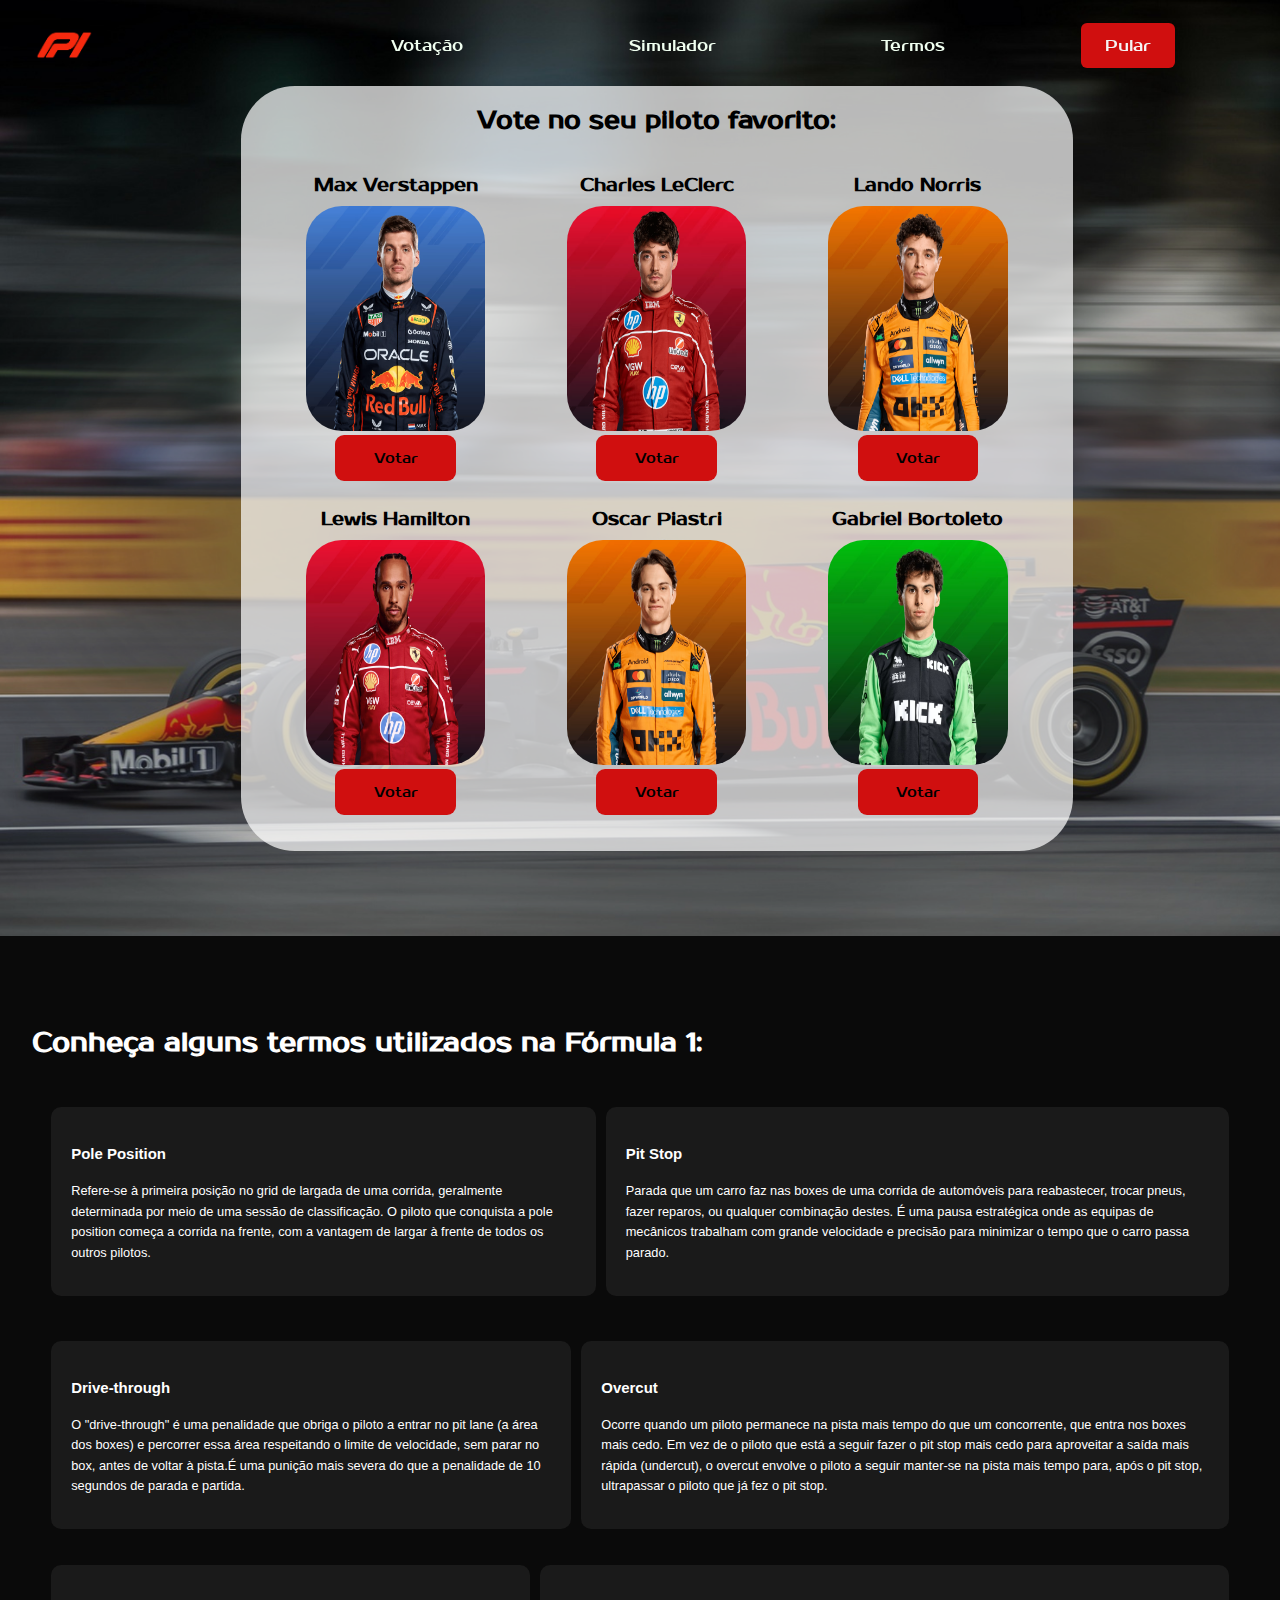
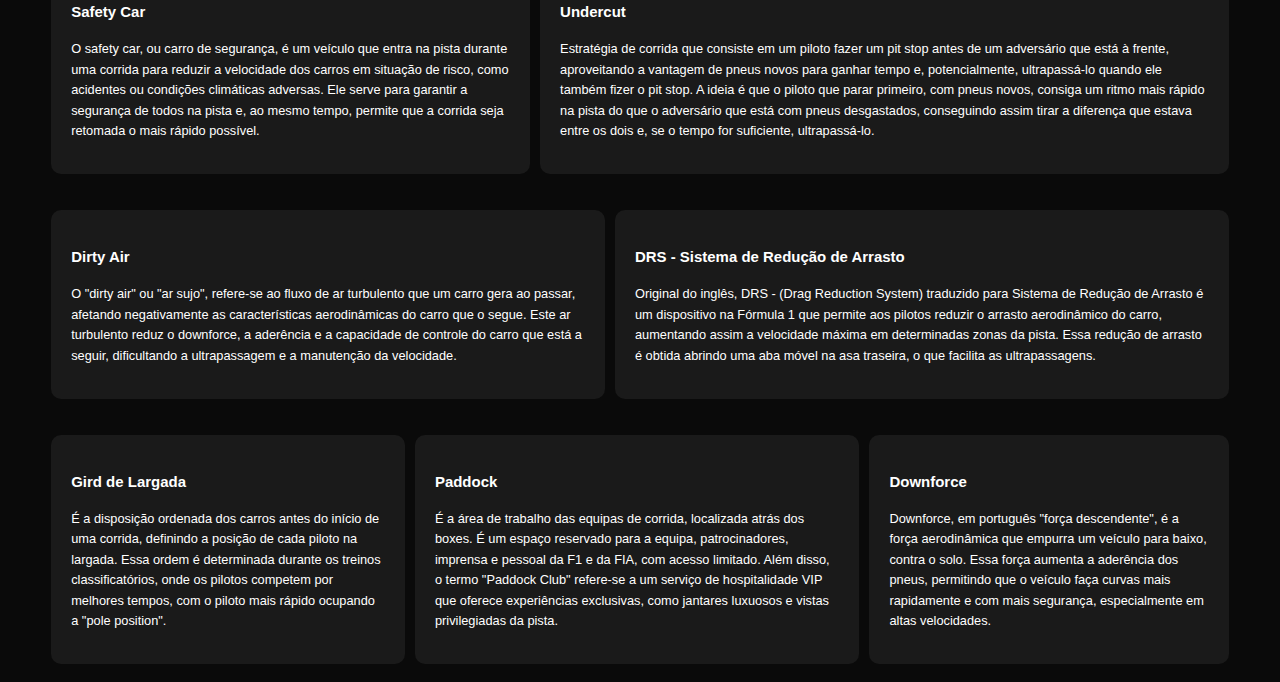
<file: public/votacaoP.html>
<!DOCTYPE html>
<html lang="pt-br">

<head>
    <meta charset="UTF-8">
    <meta name="viewport" content="width=device-width, initial-scale=1.0">
    <title>Pole Position</title>
    <link rel="stylesheet" href="votacaoP.css">
    <link rel="inicio" href="votacaoE.html">
    <link rel="preconnect" href="https://fonts.googleapis.com">
    <link rel="preconnect" href="https://fonts.gstatic.com" crossorigin>
    <link href="https://fonts.googleapis.com/css2?family=Prosto+One&display=swap" rel="stylesheet">
    <link rel="icon" type="image/x-icon" href="./img/logoP1.ico">
</head>

<body>
    <header>
        <div class="logo"><img src="./img/logoP1.png" alt="Logo Pole Position" id="logoIcon"></div>
        <nav>
            <a href="#votacao">Votação</a>
            <a href="simulacao.html">Simulador</a>
            <a href="#termos">Termos</a>
            <a id="pular" href="votacaoE.html">Pular</a>
        </nav>
    </header>
    <section id="votacao">
        <div class="container-votacao">
            <h2>Vote no seu piloto favorito:</h2>
            <div class="linha">
                <div class="card-piloto">
                    <p>Max Verstappen</p>
                    <img src="./img/verstappen.avif" alt="Max Verstappen">
                    <button onclick="max()">Votar</button>
                </div>
                <div class="card-piloto">
                    <p>Charles LeClerc</p>
                    <img src="./img/leclerc.avif" alt="Charles LeClerc">
                    <button onclick="leclerc()">Votar</button>
                </div>
                <div class="card-piloto">
                    <p>Lando Norris</p>
                    <img src="./img/norris.avif" alt="Lando Norris">
                    <button onclick="norris()">Votar</button>
                </div>
            </div>

            <div class="linha">
                <div class="card-piloto">
                    <p>Lewis Hamilton</p>
                    <img src="./img/hamilton.avif" alt="Lewis Hamilton">
                    <button onclick="lewis()">Votar</button>
                </div>
                <div class="card-piloto">
                    <p>Oscar Piastri</p>
                    <img src="./img/piastri.avif" alt="Oscar Piastri">
                    <button onclick="piastri()">Votar</button>
                </div>
                <div class="card-piloto">
                    <p>Gabriel Bortoleto</p>
                    <img src="./img/bortoleto.avif" alt="Gabriel Bortoleto">
                    <button onclick="bortoleto()">Votar</button>
                </div>
            </div>
        </div>
    </section>

    <section id="termos">
        <h2 id="h2termos">Conheça alguns termos utilizados na Fórmula 1:</h2>
        <div class="container-termos">
            <div class="texto-termos">
                <h3>Pole Position</h3>
                <p>Refere-se à primeira posição no grid de largada de uma corrida, geralmente determinada por meio de
                    uma sessão de classificação. O piloto que conquista a pole position começa a corrida na frente, com
                    a
                    vantagem de largar à frente de todos os outros pilotos. </p>
            </div>

            <div class="texto-termos">
                <h3>Pit Stop</h3>
                <p>Parada que um carro faz nas boxes de uma corrida de automóveis para reabastecer, trocar pneus, fazer
                    reparos, ou qualquer combinação destes. É uma pausa estratégica onde as equipas de mecânicos
                    trabalham com grande velocidade e precisão para minimizar o tempo que o carro passa parado. </p>
            </div>
        </div>

        <div class="container-termos2">
            <div class="texto-termos">
                <h3>Drive-through</h3>
                <p>O "drive-through" é uma penalidade que obriga o piloto a entrar no pit lane (a área dos boxes) e
                    percorrer essa área respeitando o limite de velocidade, sem parar no box, antes de voltar à pista.É
                    uma punição mais severa do que a penalidade de 10 segundos de parada e partida.</p>
            </div>
            <div class="texto-termos">
                <h3>Overcut</h3>
                <p>Ocorre quando um piloto permanece na pista mais tempo do que um concorrente, que entra nos boxes mais
                    cedo. Em vez de o piloto que está a seguir fazer o pit stop mais cedo para aproveitar a saída mais
                    rápida (undercut), o overcut envolve o piloto a seguir manter-se na pista mais tempo para, após o
                    pit stop, ultrapassar o piloto que já fez o pit stop.</p>
            </div>
        </div>

        <div class="container-termos3">
            <div class="texto-termos">
                <h3>Safety Car</h3>
                <p>O safety car, ou carro de segurança, é um veículo que entra na pista durante uma corrida para reduzir
                    a velocidade dos carros em situação de risco, como acidentes ou condições climáticas adversas. Ele
                    serve para garantir a segurança de todos na pista e, ao mesmo tempo, permite que a corrida seja
                    retomada o mais rápido possível. </p>
            </div>
            <div class="texto-termos">
                <h3>Undercut</h3>
                <p>Estratégia de corrida que consiste em um piloto fazer um pit stop antes de um adversário que está à
                    frente, aproveitando a vantagem de pneus novos para ganhar tempo e, potencialmente, ultrapassá-lo
                    quando ele também fizer o pit stop. A ideia é que o piloto que parar primeiro, com pneus novos,
                    consiga um ritmo mais rápido na pista do que o adversário que está com pneus desgastados,
                    conseguindo assim tirar a diferença que estava entre os dois e, se o tempo for suficiente,
                    ultrapassá-lo. </p>
            </div>
        </div>

        <div class="container-termos4">
            <div class="texto-termos">
                <h3>Dirty Air</h3>
                <p>O "dirty air" ou "ar sujo", refere-se ao fluxo de ar turbulento que um carro gera ao passar, afetando
                    negativamente as características aerodinâmicas do carro que o segue. Este ar turbulento reduz o
                    downforce, a aderência e a capacidade de controle do carro que está a seguir, dificultando a
                    ultrapassagem e a manutenção da velocidade. </p>
            </div>
            <div class="texto-termos">
                <h3>DRS - Sistema de Redução de Arrasto</h3>
                <p>Original do inglês, DRS - (Drag Reduction System) traduzido para Sistema de Redução de Arrasto é um
                    dispositivo na Fórmula 1 que permite aos pilotos reduzir o arrasto aerodinâmico do carro, aumentando
                    assim a velocidade máxima em determinadas zonas da pista. Essa redução de arrasto é obtida abrindo
                    uma aba móvel na asa traseira, o que facilita as ultrapassagens. </p>
            </div>
        </div>

        <div class="container-termos5">
            <div class="texto-termos">
                <h3>Gird de Largada</h3>
                <p>É a disposição ordenada dos carros antes do início de uma corrida, definindo a posição de cada piloto
                    na largada. Essa ordem é determinada durante os treinos classificatórios, onde os pilotos competem
                    por melhores tempos, com o piloto mais rápido ocupando a "pole position".</p>
            </div>
            <div class="texto-termos">
                <h3>Paddock</h3>
                <p>É a área de trabalho das equipas de corrida, localizada atrás dos boxes. É um espaço reservado para a
                    equipa, patrocinadores, imprensa e pessoal da F1 e da FIA, com acesso limitado. Além disso, o termo
                    "Paddock Club" refere-se a um serviço de hospitalidade VIP que oferece experiências exclusivas, como
                    jantares luxuosos e vistas privilegiadas da pista.</p>
            </div>
            <div class="texto-termos">
                <h3>Downforce</h3>
                <p>Downforce, em português "força descendente", é a força aerodinâmica que empurra um veículo para
                    baixo, contra o solo. Essa força aumenta a aderência dos pneus, permitindo que o veículo faça curvas
                    mais rapidamente e com mais segurança, especialmente em altas velocidades.</p>
            </div>
        </div>
    </section>
</body>

</html>
<script>
    function max() {
  var fkPilotoVar = 1
  var fkUsuarioVar = sessionStorage.getItem("ID_USUARIO"); 
  console.log("Usuário votando: ", fkUsuarioVar);


  fetch("/usuarios/max", {
    method: "POST",
    headers: {
      "Content-Type": "application/json",
    },
    body: JSON.stringify({
      
      
      fkUsuarioServer: fkUsuarioVar,
      fkPilotoServer: fkPilotoVar,
    }),
  })
    .then(function (resposta) {
      console.log("resposta: ", resposta);

      if (resposta.ok) {

        alert 
      ("Voto cadastrado com sucesso!");

          window.location = "votacaoE.html";
       
      } else {
        alert ("Houve um erro ao tentar votar!");
      }
    })
    .catch(function (resposta) {
      console.log(`#ERRO: ${resposta}`);
    });

  return false;
}
    function leclerc() {
  var fkPilotoVar = 2
  var fkUsuarioVar = sessionStorage.getItem("ID_USUARIO"); 
  console.log("Usuário votando: ", fkUsuarioVar);


  fetch("/usuarios/leclerc", {
    method: "POST",
    headers: {
      "Content-Type": "application/json",
    },
    body: JSON.stringify({
      
      
      fkUsuarioServer: fkUsuarioVar,
      fkPilotoServer: fkPilotoVar,
    }),
  })
    .then(function (resposta) {
      console.log("resposta: ", resposta);

      if (resposta.ok) {

        alert 
      ("Voto cadastrado com sucesso!");

          window.location = "votacaoE.html";
       
      } else {
        alert ("Houve um erro ao tentar votar!");
      }
    })
    .catch(function (resposta) {
      console.log(`#ERRO: ${resposta}`);
    });

  return false;
}
    function norris() {
  var fkPilotoVar = 3
  var fkUsuarioVar = sessionStorage.getItem("ID_USUARIO"); 
  console.log("Usuário votando: ", fkUsuarioVar);


  fetch("/usuarios/norris", {
    method: "POST",
    headers: {
      "Content-Type": "application/json",
    },
    body: JSON.stringify({
      
      
      fkUsuarioServer: fkUsuarioVar,
      fkPilotoServer: fkPilotoVar,
    }),
  })
    .then(function (resposta) {
      console.log("resposta: ", resposta);

      if (resposta.ok) {

        alert 
      ("Voto cadastrado com sucesso!");

          window.location = "votacaoE.html";
       
      } else {
        alert ("Houve um erro ao tentar votar!");
      }
    })
    .catch(function (resposta) {
      console.log(`#ERRO: ${resposta}`);
    });

  return false;
}
    function lewis() {
  var fkPilotoVar = 4
  var fkUsuarioVar = sessionStorage.getItem("ID_USUARIO"); 
  console.log("Usuário votando: ", fkUsuarioVar);


  fetch("/usuarios/lewis", {
    method: "POST",
    headers: {
      "Content-Type": "application/json",
    },
    body: JSON.stringify({
      
      
      fkUsuarioServer: fkUsuarioVar,
      fkPilotoServer: fkPilotoVar,
    }),
  })
    .then(function (resposta) {
      console.log("resposta: ", resposta);

      if (resposta.ok) {

        alert 
      ("Voto cadastrado com sucesso!");

          window.location = "votacaoE.html";
       
      } else {
        alert ("Houve um erro ao tentar votar!");
      }
    })
    .catch(function (resposta) {
      console.log(`#ERRO: ${resposta}`);
    });

  return false;
}
    function piastri() {
  var fkPilotoVar = 5
  var fkUsuarioVar = sessionStorage.getItem("ID_USUARIO"); 
  console.log("Usuário votando: ", fkUsuarioVar);


  fetch("/usuarios/piastri", {
    method: "POST",
    headers: {
      "Content-Type": "application/json",
    },
    body: JSON.stringify({
      
      
      fkUsuarioServer: fkUsuarioVar,
      fkPilotoServer: fkPilotoVar,
    }),
  })
    .then(function (resposta) {
      console.log("resposta: ", resposta);

      if (resposta.ok) {

        alert 
      ("Voto cadastrado com sucesso!");

          window.location = "votacaoE.html";
       
      } else {
        alert ("Houve um erro ao tentar votar!");
      }
    })
    .catch(function (resposta) {
      console.log(`#ERRO: ${resposta}`);
    });

  return false;
}
    function bortoleto() {
  var fkPilotoVar = 6
  var fkUsuarioVar = sessionStorage.getItem("ID_USUARIO"); 
  console.log("Usuário votando: ", fkUsuarioVar);


  fetch("/usuarios/bortoleto", {
    method: "POST",
    headers: {
      "Content-Type": "application/json",
    },
    body: JSON.stringify({
      
      
      fkUsuarioServer: fkUsuarioVar,
      fkPilotoServer: fkPilotoVar,
    }),
  })
    .then(function (resposta) {
      console.log("resposta: ", resposta);

      if (resposta.ok) {

        alert 
      ("Voto cadastrado com sucesso!");

          window.location = "votacaoE.html";
       
      } else {
        alert ("Houve um erro ao tentar votar!");
      }
    })
    .catch(function (resposta) {
      console.log(`#ERRO: ${resposta}`);
    });

  return false;
}
</script>
</file>
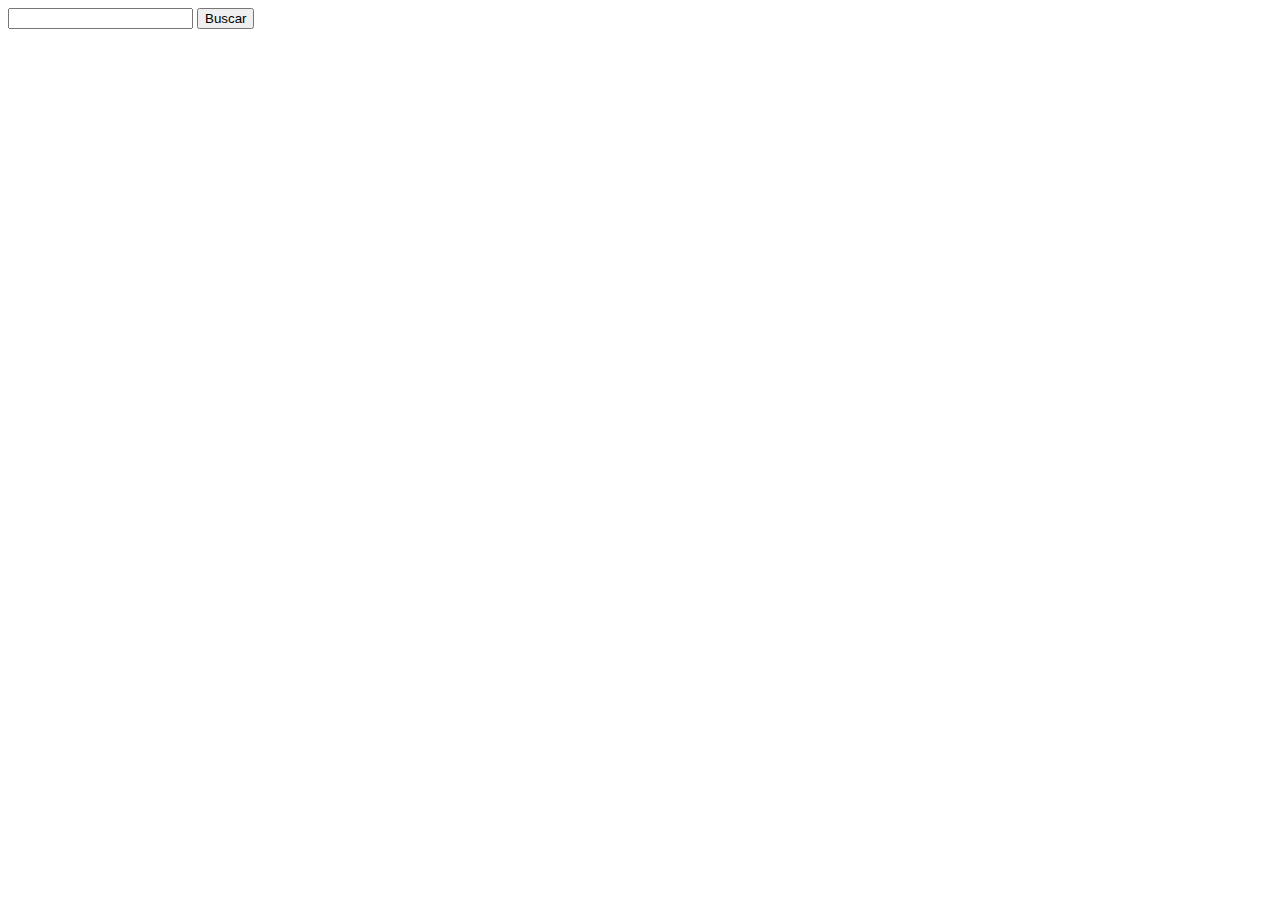
<file: DOCUMENTOS_DE_APOIO/exemplo_de_upload_de_arquivo/public/perfil.html>
<!DOCTYPE html>
<html lang="en">

<head>
  <meta charset="UTF-8">
  <meta http-equiv="X-UA-Compatible" content="IE=edge">
  <meta name="viewport" content="width=device-width, initial-scale=1.0">
  <title>Document</title>
</head>

<body>
  <input type="number" id="buscaInput">
  <button onclick="buscarPeloId()">Buscar</button>
  <div id="container">

  </div>
</body>

</html>

<script>
  function buscarPeloId() {
    fetch(`/usuarios/${buscaInput.value}`, {
      method: "GET"
    })
      .then(res => {
        res.json().then(json => {
          const usuario = json[0];
          container.innerHTML = `<div>
    <h1>${usuario.nome} - ${usuario.email}</h1>
    <img src='assets/${usuario.imagem_perfil}' alt="imagem de usuario">
  </div>`
        })
      })
      .catch(err => {
        console.log(err);
      })
  }
</script>
</file>
<file: cadastro.css>
body {
    font-family: "Prosto One", sans-serif;
    background: url('./img/fundo.jpeg');
    background-size: cover;
    display: flex;
    justify-content: center;
    align-items: center;
    height: 100vh;
    overflow-y: hidden;
}

.container {
    background-color: rgb(255, 255, 255, 0.673);
    padding: 3vh 3vw;
    border-radius: 2vh;
    width: 30vw;
    text-align: center;
}

input {
    width: 100%;
    padding: 1.8vh;
    margin: 1.5vh 0;
    font-size: 1.8vh;
    border-radius: 2vh;
    box-sizing: border-box;
}

button {
    width: 100%;
    padding: 2vh;
    background-color: rgb(208, 15, 15);
    color: white;
    border: none;
    border-radius: 1vh;
    font-family: "Prosto One", sans-serif;
    font-weight: bold;
    font-size: 1.8vh;
    cursor: pointer;
}

a {
    display: block;
    margin-top: 3vh;
    color: black;
    text-decoration: none;
}
.logo {
    display: flex;
    top: 0vh;
    left: 2vw;
    width: 4.5vw;
    position: absolute;
}
.logo img {
    width: 100%;
    height: auto;
}
</file>
<file: login.css>
body {
    font-family: "Prosto One", sans-serif;
    background: url('./img/fundo.jpeg');
    background-size: cover;
    display: flex;
    justify-content: center;
    align-items: center;
    height: 100vh;
    overflow-y: hidden;
}

.container {
    background-color: rgba(255, 255, 255, 0.673);
    padding: 4vh 3vw;
    border-radius: 2vh;
    text-align: center;
}

input {
    width: 100%;
    padding: 1.8vh;
    margin: 1.5vh 0;
    font-size: 1.8vh;
    border-radius: 2vh;
    box-sizing: border-box;
}

button {
     width: 100%;
    padding: 2vh;
    background-color: rgb(208, 15, 15);
    color: white;
    border: none;
    border-radius: 1vh;
    font-family: "Prosto One", sans-serif;
    font-weight: bold;
    font-size: 1.8vh;
    cursor: pointer;
}

a {
    display: block;
    margin-top: 3vh;
    color: black;
    text-decoration: none;
}
.logo {
    display: flex;
    top: 0vh;
    left: 2vw;
    width: 4.5vw;
    position: absolute;
}
.logo img {
    width: 100%;
    height: auto;
}
</file>
<file: public/cadastro.css>
body {
    font-family: "Prosto One", sans-serif;
    background: url('./img/fundo.jpeg');
    background-size: cover;
    display: flex;
    justify-content: center;
    align-items: center;
    height: 100vh;
    overflow-y: hidden;
}

.container {
    background-color: rgb(255, 255, 255, 0.673);
    padding: 3vh 3vw;
    border-radius: 2vh;
    width: 30vw;
    text-align: center;
}

input {
    width: 100%;
    padding: 1.8vh;
    margin: 1.5vh 0;
    font-size: 1.8vh;
    border-radius: 2vh;
    box-sizing: border-box;
}

button {
    width: 100%;
    padding: 2vh;
    background-color: rgb(208, 15, 15);
    color: white;
    border: none;
    border-radius: 1vh;
    font-family: "Prosto One", sans-serif;
    font-weight: bold;
    font-size: 1.8vh;
    cursor: pointer;
}

a {
    display: block;
    margin-top: 3vh;
    color: black;
    text-decoration: none;
}
.logo {
    display: flex;
    top: 0vh;
    left: 2vw;
    width: 4.5vw;
    position: absolute;
}
.logo img {
    width: 100%;
    height: auto;
}
</file>
<file: public/login.css>
body {
    font-family: "Prosto One", sans-serif;
    background: url('./img/fundo.jpeg');
    background-size: cover;
    display: flex;
    justify-content: center;
    align-items: center;
    height: 100vh;
    overflow-y: hidden;
}

.container {
    background-color: rgba(255, 255, 255, 0.673);
    padding: 4vh 3vw;
    border-radius: 2vh;
    text-align: center;
}

input {
    width: 100%;
    padding: 1.8vh;
    margin: 1.5vh 0;
    font-size: 1.8vh;
    border-radius: 2vh;
    box-sizing: border-box;
}

button {
     width: 100%;
    padding: 2vh;
    background-color: rgb(208, 15, 15);
    color: white;
    border: none;
    border-radius: 1vh;
    font-family: "Prosto One", sans-serif;
    font-weight: bold;
    font-size: 1.8vh;
    cursor: pointer;
}

a {
    display: block;
    margin-top: 3vh;
    color: black;
    text-decoration: none;
}
.logo {
    display: flex;
    top: 0vh;
    left: 2vw;
    width: 4.5vw;
    position: absolute;
}
.logo img {
    width: 100%;
    height: auto;
}
</file>
<file: public/simulacao.css>
body {
    font-family: "Prosto One", sans-serif;
    background-color: #111;
    color: white;
    padding: 1.5vh;
}

h2 {
    color: #e10600; 
    font-size: 5vh;
    border-bottom: 2px solid #e10600;
    padding-bottom: 1vh;
    margin-bottom: 1vh;
}

input, select {
    background-color: #ffffffa3;
    padding: 1vh;
    font-size: 1.6vh;
    border: none;
    border-radius: 5px;
    margin-top: 5vh;
    margin-bottom: 1vh;
    width: 15vw;
}

input[type="number"] {
    width: 5.4vw;
}

button {
    font-family: "Prosto One", sans-serif;
    padding: 10px 20px;
    font-size: 16px;
    background-color: rgb(208, 15, 15);
    color: white;
    border: none;
    border-radius: 5px;
    cursor: pointer;
}

button:hover {
    cursor: pointer;
    background-color: rgb(108, 8, 8);
    border: none;    
}

#txt {
    margin-top: 20px;
    background-color: #1c1c1c;
    padding: 20px;
    border-radius: 10px;
    line-height: 1.6;
}

b {
    color: rgb(208, 15, 15);
}
i {
    color: #ffb700;
}
</file>
<file: public/votacao.css>
body {
    margin: 0;
    padding: 0;
    overflow-x: hidden;
}

header {
    width: 100%;
    height: 10vh;
    z-index: 999;
    position: fixed;
    display: flex;
    justify-content: space-between;
    transition: 1s ease;
}

#logoIcon {
    width: 4.5vw;
}

nav {
    overflow: hidden;
    width: 80%;
    height: 100%;
    display: flex;
    align-items: center;
    justify-content: space-evenly;
}

.logo {
    display: flex;
    align-items: center;
    justify-content: center;
    width: 10%;
    height: 100%;
}

nav a {
    color: honeydew;
    text-decoration: none;
    display: inline-block;
    padding: 20px 30px;
    font-family: "Prosto One", sans-serif;
    font-weight: 100;

}

nav a:hover {
    cursor: pointer;
    background-color: rgba(117, 117, 117, 0.536);
}

#sair {
    padding: 12px 24px;
    background-color: rgb(208, 15, 15);
    font-family: "Prosto One", sans-serif;
    border-radius: 6px;
    color: whitesmoke;
    border-color: rgb(208, 15, 15);
}

#sair:hover {
    cursor: pointer;
    background-color: rgb(255, 0, 0);
    border-color: rgba(255, 0, 0);
}
#votacao{
    height: 96vh;
    width: 97vw;
    background: url('./img/fundosombreado.png');
    padding: 4vh;
    position: relative;
    background-size: 100% 100%;
    display: flex;
    align-items: center;
    justify-content: center;
}
.container-votacao{
    background-color: #ffffffb5;
    width: 60vw;
    height: 80vh;
    border-radius: 6vh;
    align-items: center;
    justify-content: center;

}
.container-votacao h2 {
    margin-left: 5vh;
    color: #000000;
    font-family: "Prosto One", sans-serif;  
}

#termos {
    background-color: rgb(10, 10, 10);
    overflow: hidden;
}

#h2termos {
    color: #fff;
    font-family: "Prosto One", sans-serif;
    font-weight: 600;
    margin-left: 2.5%;
    font-size: 2.0vw;
    margin-top: 10vh;
}

.container-termos {
    display: flex;
    justify-content: space-between;
    gap: 10px;
    padding: 3vh 4vw;
}
.container-termos2 {
    display: flex;
    justify-content: space-between;
    gap: 10px;
    padding: 2vh 4vw;
}
.container-termos3 {
    display: flex;
    justify-content: space-between;
    gap: 10px;
    padding: 2vh 4vw;
}
.container-termos4 {
    display: flex;
    justify-content: space-between;
    gap: 10px;
    padding: 2vh 4vw;
}
.container-termos5 {
    display: flex;
    justify-content: space-between;
    gap: 10px;
    padding: 2vh 4vw;
}
.texto-termos {
    background-color: #1a1a1a;
    padding: 20px;
    border-radius: 10px;
    color: #fff;
    font-family: "Anton", sans-serif;
    font-size: 1vw;
    line-height: 1.6;
}
</file>
<file: public/votacaoE.css>
body {
    margin: 0;
    padding: 0;
    overflow: hidden;
}

header {
    width: 100%;
    height: 10vh;
    z-index: 999;
    position: fixed;
    display: flex;
    justify-content: space-between;
    transition: 1s ease;
}

#logoIcon {
    width: 4.5vw;
}

nav {
    overflow: hidden;
    width: 80%;
    height: 100%;
    display: flex;
    align-items: center;
    justify-content: space-evenly;
}

.logo {
    display: flex;
    align-items: center;
    justify-content: center;
    width: 10%;
    height: 100%;
}

nav a {
    color: honeydew;
    text-decoration: none;
    display: flex;
    padding: 20px 30px;
    font-family: "Prosto One", sans-serif;
    font-weight: 100;

}

nav a:hover {
    cursor: pointer;
    background-color: rgba(117, 117, 117, 0.536);
}

#pular {
    padding: 12px 24px;
    background-color: rgb(208, 15, 15);
    font-family: "Prosto One", sans-serif;
    border-radius: 6px;
    color: whitesmoke;
    border-color: rgb(208, 15, 15);
    margin-left: 130vh;
}

#pular:hover {
    cursor: pointer;
    background-color: rgb(255, 0, 0);
    border-color: rgba(255, 0, 0);
}

#votacao {
    height: 96vh;
    width: 97vw;
    background: url('./img/fundosombreado.png');
    padding: 4vh;
    position: relative;
    background-size: 100% 100%;
    display: flex;
    align-items: center;
    justify-content: center;
    
}

.container-votacao {
    background-color: #ffffffb5;
    width: 70vw;
    height: 80vh;
    border-radius: 6vh;
    display: flex;
    align-items: center;
    justify-content: center;
    flex-direction: column;
    padding: 2vh;

}

.container-votacao h2 {
    color: #000000;
    font-family: "Prosto One", sans-serif;
    text-align: center;
}

.linha {
    display: flex;
    justify-content: space-evenly;
    align-items: center;
    flex-wrap: wrap;
    margin-top: 2vh;
}

.card-equipe {
    width: 30vw;
    height: auto;
    border: 7vh;
    text-align: center;
    padding: 1vh;
}

.card-equipe img {
    width: 100%;
    height: auto;
    object-fit: contain;
    border-radius: 2vh;

}

.card-equipe p {
    margin: 1vh 0;
    font-weight: bold;
    font-family: "Prosto One", sans-serif;
    font-size: 2vh;
}

.card-equipe button {
    background-color: rgb(208, 15, 15);
    border: none;
    padding: 2vh 4vw;
    border-radius: 1vh;
    font-family: "Prosto One", sans-serif;
    font-size: 1.5vh;
}

.card-equipe button:hover {
    cursor: pointer;
    background-color: rgb(255, 0, 0);
}
</file>
<file: public/votacaoP.css>
body {
    margin: 0;
    padding: 0;
    overflow-x: hidden;
}

header {
    width: 100%;
    height: 10vh;
    z-index: 999;
    position: fixed;
    display: flex;
    justify-content: space-between;
    transition: 1s ease;
}

#logoIcon {
    width: 4.5vw;
}

nav {
    overflow: hidden;
    width: 80%;
    height: 100%;
    display: flex;
    align-items: center;
    justify-content: space-evenly;
}

.logo {
    display: flex;
    align-items: center;
    justify-content: center;
    width: 10%;
    height: 100%;
}

nav a {
    color: honeydew;
    text-decoration: none;
    display: inline-block;
    padding: 20px 30px;
    font-family: "Prosto One", sans-serif;
    font-weight: 100;

}

nav a:hover {
    cursor: pointer;
    background-color: rgba(117, 117, 117, 0.536);
}

#pular {
    padding: 12px 24px;
    background-color: rgb(208, 15, 15);
    font-family: "Prosto One", sans-serif;
    border-radius: 6px;
    color: whitesmoke;
    border-color: rgb(208, 15, 15);
}

#pular:hover {
    cursor: pointer;
    background-color: rgb(255, 0, 0);
    border-color: rgba(255, 0, 0);
}

#votacao {
    height: 96vh;
    width: 97vw;
    background: url('./img/fundosombreado.png');
    padding: 4vh;
    position: relative;
    background-size: 100% 100%;
    display: flex;
    align-items: center;
    justify-content: center;
}

.container-votacao {
    background-color: #ffffffb5;
    width: 65vw;
    height: 85vh;
    border-radius: 6vh;
    align-items: center;
    justify-content: center;
    flex-direction: column;

}

.container-votacao h2 {
    color: #000000;
    font-family: "Prosto One", sans-serif;
    text-align: center;
}

.linha {
    display: flex;
    justify-content: center;
    gap: 5vw;
}

.card-piloto {
    width: 14vw;
    height: auto;
    border: 7vh;
    text-align: center;
    padding: 1vh;
}

.card-piloto img {
    width: 100%;
    height: 25vh;
    border-radius: 4vh;

}

.card-piloto p {
    margin: 1vh 0;
    font-weight: bold;
    font-family: "Prosto One", sans-serif;
    font-size: 2vh;
}

.card-piloto button {
    background-color: rgb(208, 15, 15);
    border: none;
    padding: 1.5vh 3vw;
    border-radius: 1vh;
    font-family: "Prosto One", sans-serif;
    font-size: 1.5vh;
}

.card-piloto button:hover {
    cursor: pointer;
    background-color: rgb(255, 0, 0);
}

#termos {
    background-color: rgb(10, 10, 10);
    overflow: hidden;
}

#h2termos {
    color: #fff;
    font-family: "Prosto One", sans-serif;
    font-weight: 600;
    margin-left: 2.5%;
    font-size: 2.0vw;
    margin-top: 10vh;
}

.container-termos {
    display: flex;
    justify-content: space-between;
    gap: 10px;
    padding: 3vh 4vw;
}

.container-termos2 {
    display: flex;
    justify-content: space-between;
    gap: 10px;
    padding: 2vh 4vw;
}

.container-termos3 {
    display: flex;
    justify-content: space-between;
    gap: 10px;
    padding: 2vh 4vw;
}

.container-termos4 {
    display: flex;
    justify-content: space-between;
    gap: 10px;
    padding: 2vh 4vw;
}

.container-termos5 {
    display: flex;
    justify-content: space-between;
    gap: 10px;
    padding: 2vh 4vw;
}

.texto-termos {
    background-color: #1a1a1a;
    padding: 20px;
    border-radius: 10px;
    color: #fff;
    font-family: "Anton", sans-serif;
    font-size: 1vw;
    line-height: 1.6;
}
</file>
